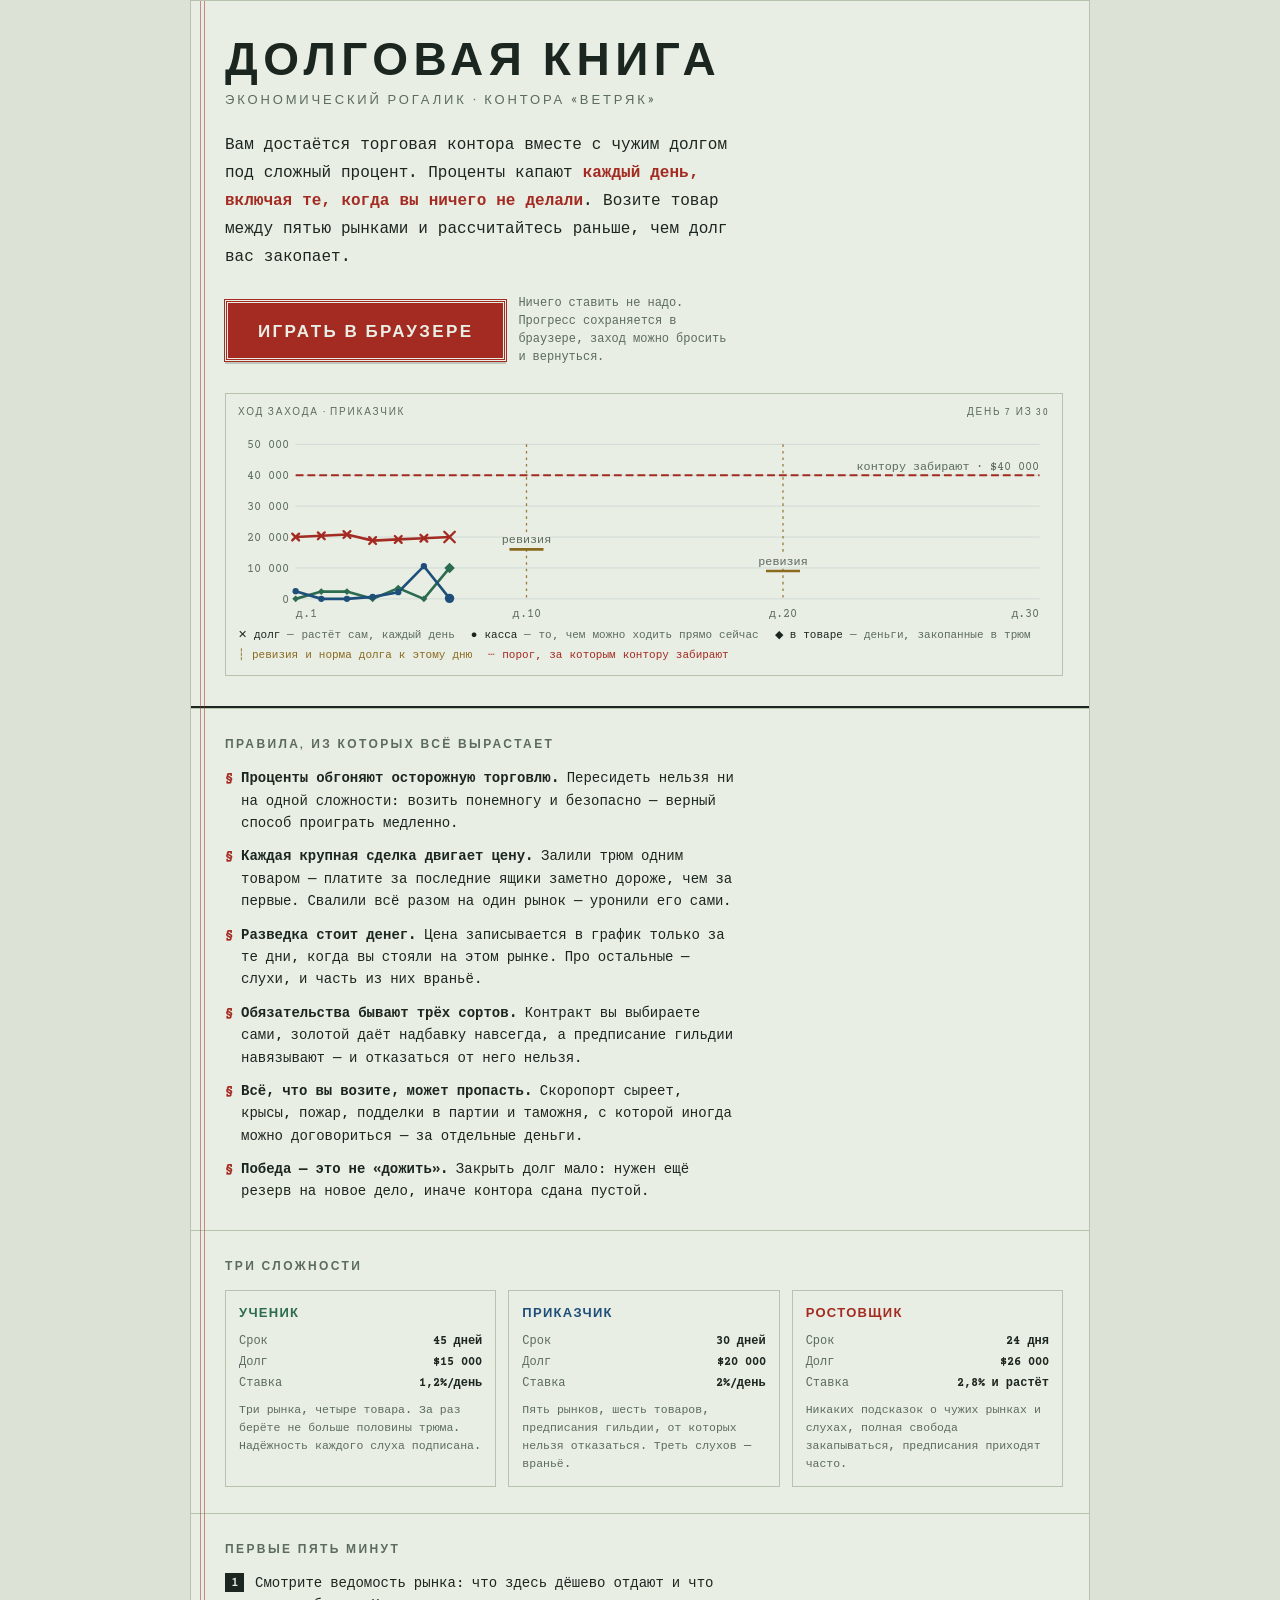
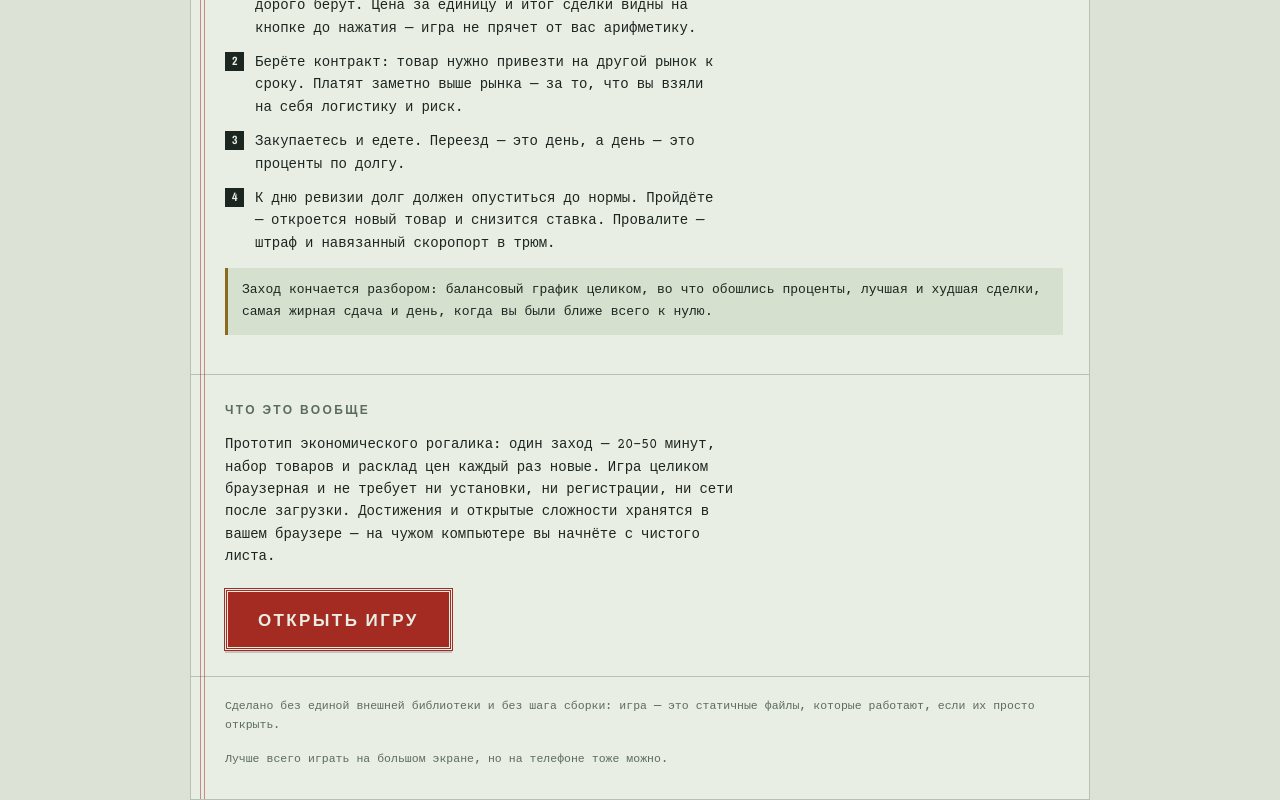
<file: index.html>
<!doctype html>
<html lang="ru">
<head>
<meta charset="utf-8">
<meta name="viewport" content="width=device-width, initial-scale=1">
<title>Долговая книга — экономический рогалик про долг под сложный процент</title>
<meta name="description" content="Вы приняли торговую контору вместе с долгом под сложный процент. Возите товар между пятью рынками и рассчитайтесь раньше, чем проценты вас закопают. Играется в браузере, один заход — 20–50 минут.">
<meta name="theme-color" content="#E9EEE4">
<meta property="og:type" content="website">
<meta property="og:title" content="Долговая книга">
<meta property="og:description" content="Экономический рогалик: торговая контора, долг под сложный процент и 24 дня, чтобы рассчитаться. Играется прямо в браузере.">
<meta property="og:image" content="https://skjztrnbdb-commits.github.io/dolgovaya-kniga-play/game/icons/cover.png">
<meta name="twitter:card" content="summary_large_image">
<meta name="twitter:image" content="https://skjztrnbdb-commits.github.io/dolgovaya-kniga-play/game/icons/cover.png">
<!-- Манифест игры: если «На экран «Домой»» нажали с этой страницы, ярлык всё
     равно должен открывать игру (start_url в манифесте ведёт в game/) -->
<link rel="manifest" href="game/manifest.webmanifest">
<link rel="apple-touch-icon" href="game/icons/icon-180.png">
<meta name="apple-mobile-web-app-title" content="Debt Ledger">
<link rel="icon" href="data:image/svg+xml,<svg xmlns='http://www.w3.org/2000/svg' viewBox='0 0 32 32'><rect width='32' height='32' fill='%23E9EEE4'/><text x='16' y='24' font-size='22' font-family='Georgia,serif' font-weight='700' text-anchor='middle' fill='%23A32B22'>%24</text></svg>">
<style>
@import url('https://fonts.googleapis.com/css2?family=Archivo+Narrow:wght@400;600;700&family=Courier+Prime:wght@400;700&display=swap');
:root{
  --paper:#E9EEE4; --band:#D5E0CE; --rule:#93AEBC;
  --ink:#1C2620; --ink-soft:#5C6B60;
  --debit:#A32B22; --credit:#1D4F7A; --edge:#B6C4AF; --up:#2C6B4F; --gold:#8A6A1F;
  --display:'Archivo Narrow','Arial Narrow',Helvetica,sans-serif;
  --mono:'Courier Prime',ui-monospace,'Courier New',monospace;
}
*{box-sizing:border-box}
body{margin:0;background:#DCE3D6;color:var(--ink);font-family:var(--mono);font-size:14px;line-height:1.6}
.wrap{max-width:900px;margin:0 auto;background:var(--paper);border:1px solid var(--edge);min-height:100vh;position:relative}
/* красная линейка поля, как в бухгалтерской книге — тот же приём, что в самой игре */
.wrap::before{content:"";position:absolute;left:9px;top:0;bottom:0;width:3px;
  border-left:1px solid rgba(163,43,34,.5);border-right:1px solid rgba(163,43,34,.5);pointer-events:none}
a{color:var(--credit)}
section{padding:26px 26px 26px 34px;border-top:1px solid var(--edge)}
h1,h2,h3{font-family:var(--display);text-transform:uppercase;letter-spacing:.12em;margin:0}

header{padding:34px 26px 30px 34px;border-bottom:2px solid var(--ink)}
h1{font-size:clamp(28px,7vw,46px);line-height:1;font-weight:700}
.sub{font-family:var(--display);font-size:clamp(11px,2.4vw,13px);letter-spacing:.22em;text-transform:uppercase;
  color:var(--ink-soft);margin-top:9px}
.lede{font-size:clamp(14px,2.6vw,16px);line-height:1.75;margin:20px 0 0;max-width:52ch}
.lede b{color:var(--debit)}

.cta{display:flex;flex-wrap:wrap;gap:12px;align-items:center;margin-top:24px}
.play{display:inline-block;font-family:var(--display);font-size:17px;font-weight:700;letter-spacing:.14em;
  text-transform:uppercase;text-decoration:none;color:var(--paper);background:var(--debit);
  border:3px double var(--paper);outline:1px solid var(--debit);padding:14px 30px;
  box-shadow:0 3px 0 rgba(28,38,32,.2);transition:transform .1s}
.play:hover{background:var(--ink);outline-color:var(--ink);transform:translateY(-1px)}
.play:active{transform:translateY(1px);box-shadow:0 1px 0 rgba(28,38,32,.2)}
.cta small{color:var(--ink-soft);font-size:12px;line-height:1.5;max-width:30ch}

.chart{margin-top:26px;border:1px solid var(--edge);background:var(--paper);padding:10px 12px 4px;position:relative}
.chart svg{width:100%;height:auto;display:block}
.chart .cap{font-family:var(--display);font-size:10px;letter-spacing:.18em;text-transform:uppercase;
  color:var(--ink-soft);display:flex;justify-content:space-between;gap:10px;flex-wrap:wrap;margin-bottom:6px}
.chart text{font-family:var(--mono);font-size:9px;fill:var(--ink-soft)}
.chart .grid{stroke:var(--rule);stroke-width:.5;opacity:.45}
.chart .road{fill:var(--gold)}
/* легенда под графиком — теми же значками, что и на самом графике: крест долг,
   круг касса, ромб товар. Иначе три линии различаются только цветом */
.key{display:flex;flex-wrap:wrap;gap:4px 16px;font-size:11px;color:var(--ink-soft);
  padding:6px 0 8px;line-height:1.4}
.key b{font-weight:400;color:var(--ink)}
/* штамп исхода: тот же приём, что в самой игре — оттиск поверх законченного захода */
.stamp{position:absolute;left:50%;top:52%;transform:translate(-50%,-50%) rotate(-6deg);
  font-family:var(--display);font-weight:700;font-size:clamp(18px,4vw,30px);letter-spacing:.14em;
  color:var(--debit);border:4px double var(--debit);background:rgba(233,238,228,.86);
  padding:7px 18px;white-space:nowrap;opacity:0;transition:opacity .25s;pointer-events:none}
.stamp.on{opacity:.92}
.stamp.win{color:var(--up);border-color:var(--up)}

h2{font-size:12px;letter-spacing:.2em;color:var(--ink-soft);font-weight:600;margin-bottom:14px}
.rules{list-style:none;margin:0;padding:0;display:grid;gap:11px}
.rules li{padding-left:16px;position:relative;max-width:64ch}
.rules li::before{content:"§";position:absolute;left:0;color:var(--debit);font-weight:700}
.rules b{color:var(--ink)}

.levels{display:grid;grid-template-columns:repeat(3,1fr);gap:12px}
.lv{border:1px solid var(--edge);padding:12px 13px;background:var(--paper)}
.lv h3{font-size:13px;letter-spacing:.1em;margin-bottom:8px}
.lv.e h3{color:var(--up)} .lv.n h3{color:var(--credit)} .lv.h h3{color:var(--debit)}
.lv dl{margin:0 0 9px;display:grid;grid-template-columns:auto auto;gap:2px 10px;font-size:12px}
.lv dt{color:var(--ink-soft)} .lv dd{margin:0;text-align:right;font-weight:700;font-variant-numeric:tabular-nums}
.lv p{margin:0;font-size:11.5px;line-height:1.55;color:var(--ink-soft)}

.steps{counter-reset:s;list-style:none;margin:0;padding:0;display:grid;gap:12px}
.steps li{padding-left:30px;position:relative;max-width:62ch}
.steps li::before{counter-increment:s;content:counter(s);position:absolute;left:0;top:0;
  font-family:var(--display);font-weight:700;font-size:12px;color:var(--paper);background:var(--ink);
  width:19px;height:19px;line-height:19px;text-align:center}

.note{background:var(--band);border-left:3px solid var(--gold);padding:12px 14px;font-size:13px;line-height:1.65}
footer{padding:20px 26px 30px 34px;border-top:1px solid var(--edge);color:var(--ink-soft);font-size:11.5px;line-height:1.7}
footer .again{margin-top:14px}
@media (max-width:640px){
  .levels{grid-template-columns:1fr}
  section{padding:20px 16px 20px 22px}
  header{padding:26px 16px 22px 22px}
  footer{padding:18px 16px 26px 22px}
}
</style>
</head>
<body>
<div class="wrap">

<header>
  <h1>Долговая книга</h1>
  <div class="sub">Экономический рогалик · контора «Ветряк»</div>
  <p class="lede">Вам достаётся торговая контора вместе с чужим долгом под сложный процент.
    Проценты капают <b>каждый день, включая те, когда вы ничего не делали</b>. Возите товар
    между пятью рынками и рассчитайтесь раньше, чем долг вас закопает.</p>

  <div class="cta">
    <a class="play" href="game/index.html">Играть в браузере</a>
    <small>Ничего ставить не надо. Прогресс сохраняется в браузере, заход можно бросить и вернуться.</small>
  </div>

  <div class="chart">
    <div class="cap"><span id="cap-title">Ход захода · Приказчик</span><span id="cap-day">заход идёт</span></div>
    <div id="live"><noscript>
      <p style="font-size:12px;margin:0 0 8px">Здесь показывается заход целиком: как растёт долг
        и что с ним делают касса и товар. Нужен включённый JavaScript — как и самой игре.</p>
    </noscript></div>
    <div class="key">
      <span><b>✕ долг</b> — растёт сам, каждый день</span>
      <span><b>● касса</b> — то, чем можно ходить прямо сейчас</span>
      <span><b>◆ в товаре</b> — деньги, закопанные в трюм</span>
      <span style="color:var(--gold)">┆ ревизия и норма долга к этому дню</span>
      <span style="color:var(--debit)">┄ порог, за которым контору забирают</span>
    </div>
    <div class="stamp" id="stamp"></div>
  </div>
</header>

<section>
  <h2>Правила, из которых всё вырастает</h2>
  <ul class="rules">
    <li><b>Проценты обгоняют осторожную торговлю.</b> Пересидеть нельзя ни на одной сложности:
      возить понемногу и безопасно — верный способ проиграть медленно.</li>
    <li><b>Каждая крупная сделка двигает цену.</b> Залили трюм одним товаром — платите за
      последние ящики заметно дороже, чем за первые. Свалили всё разом на один рынок — уронили его сами.</li>
    <li><b>Разведка стоит денег.</b> Цена записывается в график только за те дни, когда вы стояли
      на этом рынке. Про остальные — слухи, и часть из них враньё.</li>
    <li><b>Обязательства бывают трёх сортов.</b> Контракт вы выбираете сами, золотой даёт надбавку
      навсегда, а предписание гильдии навязывают — и отказаться от него нельзя.</li>
    <li><b>Всё, что вы возите, может пропасть.</b> Скоропорт сыреет, крысы, пожар, подделки в партии
      и таможня, с которой иногда можно договориться — за отдельные деньги.</li>
    <li><b>Победа — это не «дожить».</b> Закрыть долг мало: нужен ещё резерв на новое дело,
      иначе контора сдана пустой.</li>
  </ul>
</section>

<section>
  <h2>Три сложности</h2>
  <div class="levels">
    <div class="lv e">
      <h3>Ученик</h3>
      <dl><dt>Срок</dt><dd>45 дней</dd><dt>Долг</dt><dd>$15 000</dd><dt>Ставка</dt><dd>1,2%/день</dd></dl>
      <p>Три рынка, четыре товара. За раз берёте не больше половины трюма. Надёжность каждого слуха подписана.</p>
    </div>
    <div class="lv n">
      <h3>Приказчик</h3>
      <dl><dt>Срок</dt><dd>30 дней</dd><dt>Долг</dt><dd>$20 000</dd><dt>Ставка</dt><dd>2%/день</dd></dl>
      <p>Пять рынков, шесть товаров, предписания гильдии, от которых нельзя отказаться. Треть слухов — враньё.</p>
    </div>
    <div class="lv h">
      <h3>Ростовщик</h3>
      <dl><dt>Срок</dt><dd>24 дня</dd><dt>Долг</dt><dd>$26 000</dd><dt>Ставка</dt><dd>2,8% и растёт</dd></dl>
      <p>Никаких подсказок о чужих рынках и слухах, полная свобода закапываться, предписания приходят часто.</p>
    </div>
  </div>
</section>

<section>
  <h2>Первые пять минут</h2>
  <ol class="steps">
    <li>Смотрите ведомость рынка: что здесь дёшево отдают и что дорого берут. Цена за единицу
      и итог сделки видны на кнопке до нажатия — игра не прячет от вас арифметику.</li>
    <li>Берёте контракт: товар нужно привезти на другой рынок к сроку. Платят заметно выше рынка —
      за то, что вы взяли на себя логистику и риск.</li>
    <li>Закупаетесь и едете. Переезд — это день, а день — это проценты по долгу.</li>
    <li>К дню ревизии долг должен опуститься до нормы. Пройдёте — откроется новый товар
      и снизится ставка. Провалите — штраф и навязанный скоропорт в трюм.</li>
  </ol>
  <p class="note">Заход кончается разбором: балансовый график целиком, во что обошлись проценты,
    лучшая и худшая сделки, самая жирная сдача и день, когда вы были ближе всего к нулю.</p>
</section>

<section>
  <h2>Что это вообще</h2>
  <p style="margin:0;max-width:64ch">Прототип экономического рогалика: один заход — 20–50 минут,
    набор товаров и расклад цен каждый раз новые. Игра целиком браузерная и не требует
    ни установки, ни регистрации, ни сети после загрузки. Достижения и открытые сложности
    хранятся в вашем браузере — на чужом компьютере вы начнёте с чистого листа.</p>
  <div class="cta" style="margin-top:20px">
    <a class="play" href="game/index.html">Открыть игру</a>
  </div>
</section>

<footer>
  Сделано без единой внешней библиотеки и без шага сборки: игра — это статичные файлы,
  которые работают, если их просто открыть.
  <div class="again">Лучше всего играть на большом экране, но на телефоне тоже можно.</div>
</footer>

</div>

<script>
/* Живой заход на витрине.
   Рисованная картинка не отвечала на вопрос «а что вообще происходит в игре»,
   поэтому здесь крутится настоящая симуляция: тот же расклад, что у «Приказчика»
   (30 дней, долг $20 000, ставка 2% в день, порог $40 000, ревизии на 10-й и 20-й
   день), тот же язык графика, что в самой игре — крест долг, круг касса, ромб товар,
   пунктир порога и планки норм. Каждый заход кончается своим исходом и начинается
   заново, поэтому за минуту перед глазами проходит и выигранный, и проигранный.
   Ноль зависимостей, как и вся остальная игра. */
(function(){
  // Потолок оси задан раз и навсегда: график не должен «дышать» от захода к заходу,
  // иначе одни и те же деньги оказываются то у верхнего края, то у нижнего, и глазу
  // не за что зацепиться. Симуляция под этот потолок и подогнана — см. run().
  var P={days:30,debt:20000,cash:2500,rate:.02,call:40000,checks:[[10,.8],[20,.45]],top:50000};
  var live=document.getElementById('live'),stamp=document.getElementById('stamp'),
      capDay=document.getElementById('cap-day');
  if(!live)return;
  var still=window.matchMedia&&window.matchMedia('(prefers-reduced-motion: reduce)').matches;

  // Один заход целиком, день за днём. Правила намеренно те же, что в игре: проценты
  // капают всегда, деньги перекладываются из кассы в товар и обратно, переезд стоит
  // денег. luck — «как пошла торговля»: от него зависит, выиграет заход или нет.
  // Симуляция нарочно простая: показать, что происходит с деньгами, а не воспроизвести
  // игру. Правила ровно четыре — проценты капают, деньги ходят из кассы в товар и обратно,
  // иногда закрывается контракт, иногда приходится занимать. Всё зажато в потолок оси
  // (заём не поднимает долг выше 38k, касса выше 22k сразу уходит кредитору), поэтому
  // ни одна линия никогда не вылезает за кадр. Коэффициенты подобраны прогоном
  // в полторы тысячи симуляций: примерно 40% заходов кончаются «погашено», 38%
  // банкротством по сроку и 22% тем, что долг пробил порог. Витрина, где всегда
  // выигрывают, врёт про игру ровно так же, как та, где всегда проигрывают.
  function run(){
    var luck=.87+Math.random()*.42,cash=P.cash,debt=P.debt,inv=0,pts=[],end=null;
    for(var d=1;d<=P.days;d++){
      pts.push({d:d,cash:Math.round(cash),debt:Math.round(debt),inv:Math.round(inv)});
      if(debt<=0){end={win:1,txt:'ПОГАШЕНО',day:d};break}
      if(debt>P.call){end={win:0,txt:'КОНТОРУ ЗАБРАЛИ',day:d};break}
      debt*=1+P.rate;
      if(Math.random()<.18)cash+=2300+Math.random()*3600;  // закрыли контракт
      if(cash<1200&&d<P.days*.7&&Math.random()<.5){        // заняли у кредитора
        var b=Math.min(6000+Math.random()*9000,41500-debt);
        if(b>0){cash+=b;debt+=b}
      }
      if(inv>0&&(Math.random()<.55||d===P.days)){          // продали привезённое
        cash+=inv*(.85+Math.random()*.70*luck);inv=0;
      }else if(cash>800){                                  // закупились и повезли
        var spend=Math.min(cash*(.5+Math.random()*.45),25000-inv);
        if(spend>0){inv+=spend;cash-=spend}
      }
      if(cash>2500&&(cash>22000||Math.random()<.55)){      // внесли кредитору
        var pay=Math.min(cash*(.5+Math.random()*.5),debt);cash-=pay;debt-=pay;
      }
      cash=Math.max(0,cash-250-Math.random()*260);         // фрахт и сборы
      if(debt<0)debt=0;
    }
    if(!end)end=debt<=0?{win:1,txt:'ПОГАШЕНО',day:P.days}:{win:0,txt:'БАНКРОТ',day:P.days};
    return{pts:pts,end:end};
  }

  var W=620,H=150,PL=44,PR=8,PT=14,PB=18;
  function svg(pts,n){
    // потолок оси постоянный: ни от кадра к кадру, ни от захода к заходу сетка
    // не двигается. Симуляция гарантирует, что линии в него укладываются
    var top=P.top,show=pts.slice(0,n),i,p,s='';
    var X=function(d){return PL+(d-1)/(P.days-1)*(W-PL-PR)};
    var Y=function(v){return PT+(1-Math.max(0,v)/top)*(H-PT-PB)};
    for(var v=0;v<=top+1;v+=1e4){
      var y=Y(v);
      s+='<line class="grid" x1="'+PL+'" y1="'+y+'" x2="'+(W-PR)+'" y2="'+y+'"/>'+
         '<text x="'+(PL-5)+'" y="'+(y+3)+'" text-anchor="end">'+v.toLocaleString('ru-RU')+'</text>';
    }
    P.checks.forEach(function(c){                        // ревизии: вертикаль и планка нормы
      var x=X(c[0]),ly=Y(P.debt*c[1]);
      // подпись на подложке цвета бумаги — иначе она теряется на линии сетки
      // или на пунктире (та же беда была на графике в самой игре)
      s+='<line x1="'+x+'" y1="'+PT+'" x2="'+x+'" y2="'+(H-PB)+'" stroke="#8A6A1F" stroke-width="1" stroke-dasharray="2 3" opacity=".85"/>'+
         '<line x1="'+(x-13)+'" y1="'+ly+'" x2="'+(x+13)+'" y2="'+ly+'" stroke="#8A6A1F" stroke-width="2"/>'+
         '<rect x="'+(x-17)+'" y="'+(ly-13)+'" width="34" height="10" fill="#E9EEE4" opacity=".95"/>'+
         '<text x="'+x+'" y="'+(ly-5)+'" text-anchor="middle" fill="#8A6A1F">ревизия</text>';
    });
    var yc=Y(P.call);                                     // порог кредитора
    s+='<line x1="'+PL+'" y1="'+yc+'" x2="'+(W-PR)+'" y2="'+yc+'" stroke="#A32B22" stroke-width="1.4" stroke-dasharray="6 3"/>'+
       '<text x="'+(W-PR)+'" y="'+(yc-4)+'" text-anchor="end" fill="#A32B22">контору забирают · $40 000</text>';
    var line=function(k){return show.map(function(p,i){return (i?'L':'M')+X(p.d)+' '+Y(p[k])}).join(' ')};
    s+='<path d="'+line('debt')+'" fill="none" stroke="#A32B22" stroke-width="2"/>'+
       '<path d="'+line('inv')+'" fill="none" stroke="#2C6B4F" stroke-width="2"/>'+
       '<path d="'+line('cash')+'" fill="none" stroke="#1D4F7A" stroke-width="2"/>';
    for(i=0;i<show.length;i++){
      p=show[i];var cur=i===show.length-1,x=X(p.d),r=cur?4:2.6;
      s+='<g stroke="#A32B22" stroke-width="1.8" stroke-linecap="round">'+
           '<line x1="'+(x-r)+'" y1="'+(Y(p.debt)-r)+'" x2="'+(x+r)+'" y2="'+(Y(p.debt)+r)+'"/>'+
           '<line x1="'+(x-r)+'" y1="'+(Y(p.debt)+r)+'" x2="'+(x+r)+'" y2="'+(Y(p.debt)-r)+'"/></g>'+
         '<polygon points="'+x+','+(Y(p.inv)-r)+' '+(x+r)+','+Y(p.inv)+' '+x+','+(Y(p.inv)+r)+' '+(x-r)+','+Y(p.inv)+'" fill="#2C6B4F"/>'+
         '<circle cx="'+x+'" cy="'+Y(p.cash)+'" r="'+(cur?3.6:2.4)+'" fill="#1D4F7A"/>';
    }
    [1,10,20,P.days].forEach(function(d){
      // последний день прижимаем к правому краю: по центру половина подписи ушла бы за поле
      s+='<text x="'+X(d)+'" y="'+(H-4)+'" text-anchor="'+(d===P.days?'end':d===1?'start':'middle')+'">д.'+d+'</text>';
    });
    return '<svg viewBox="0 0 '+W+' '+H+'" xmlns="http://www.w3.org/2000/svg" role="img" aria-label="'+
      'Заход целиком: линия долга, линия кассы и линия денег в товаре по дням">'+s+'</svg>';
  }

  var cur=run(),shown=0,timer=null;
  function frame(){
    // вкладка не видна — не жжём батарею: гасим таймер совсем, а не крутим его вхолостую;
    // обратно его заведёт обработчик visibilitychange
    if(document.hidden){clearInterval(timer);timer=null;return}
    shown++;
    live.innerHTML=svg(cur.pts,shown);
    capDay.textContent='день '+cur.pts[Math.min(shown,cur.pts.length)-1].d+' из '+P.days;
    if(shown>=cur.pts.length){
      clearInterval(timer);timer=null;
      stamp.textContent=cur.end.txt;
      stamp.className='stamp on'+(cur.end.win?' win':'');
      capDay.textContent=cur.end.win?'долг закрыт':'заход проигран';
      if(!still)setTimeout(function(){
        stamp.className='stamp';
        setTimeout(start,400);
      },2600);
    }
  }
  function start(){
    cur=run();shown=0;
    if(still){live.innerHTML=svg(cur.pts,cur.pts.length);  // «поменьше движения» — один готовый заход
      stamp.textContent=cur.end.txt;stamp.className='stamp on'+(cur.end.win?' win':'');
      capDay.textContent=cur.end.win?'долг закрыт':'заход проигран';return}
    live.innerHTML=svg(cur.pts,1);
    timer=setInterval(frame,170);
  }
  document.addEventListener('visibilitychange',function(){
    if(!document.hidden&&!timer&&!still&&shown<cur.pts.length)timer=setInterval(frame,170);
  });
  start();
  // Тот же приём, что и в самой игре (window.__DK_TEST__ в game/js/main.js): наружу
  // торчит ручка, чтобы симуляцию можно было прогнать и проверить, а не смотреть
  // на неё глазами и надеяться. На посетителя страницы никак не влияет.
  window.__DK_SIM__={run:run,P:P};
})();
</script>
</body>
</html>
</file>
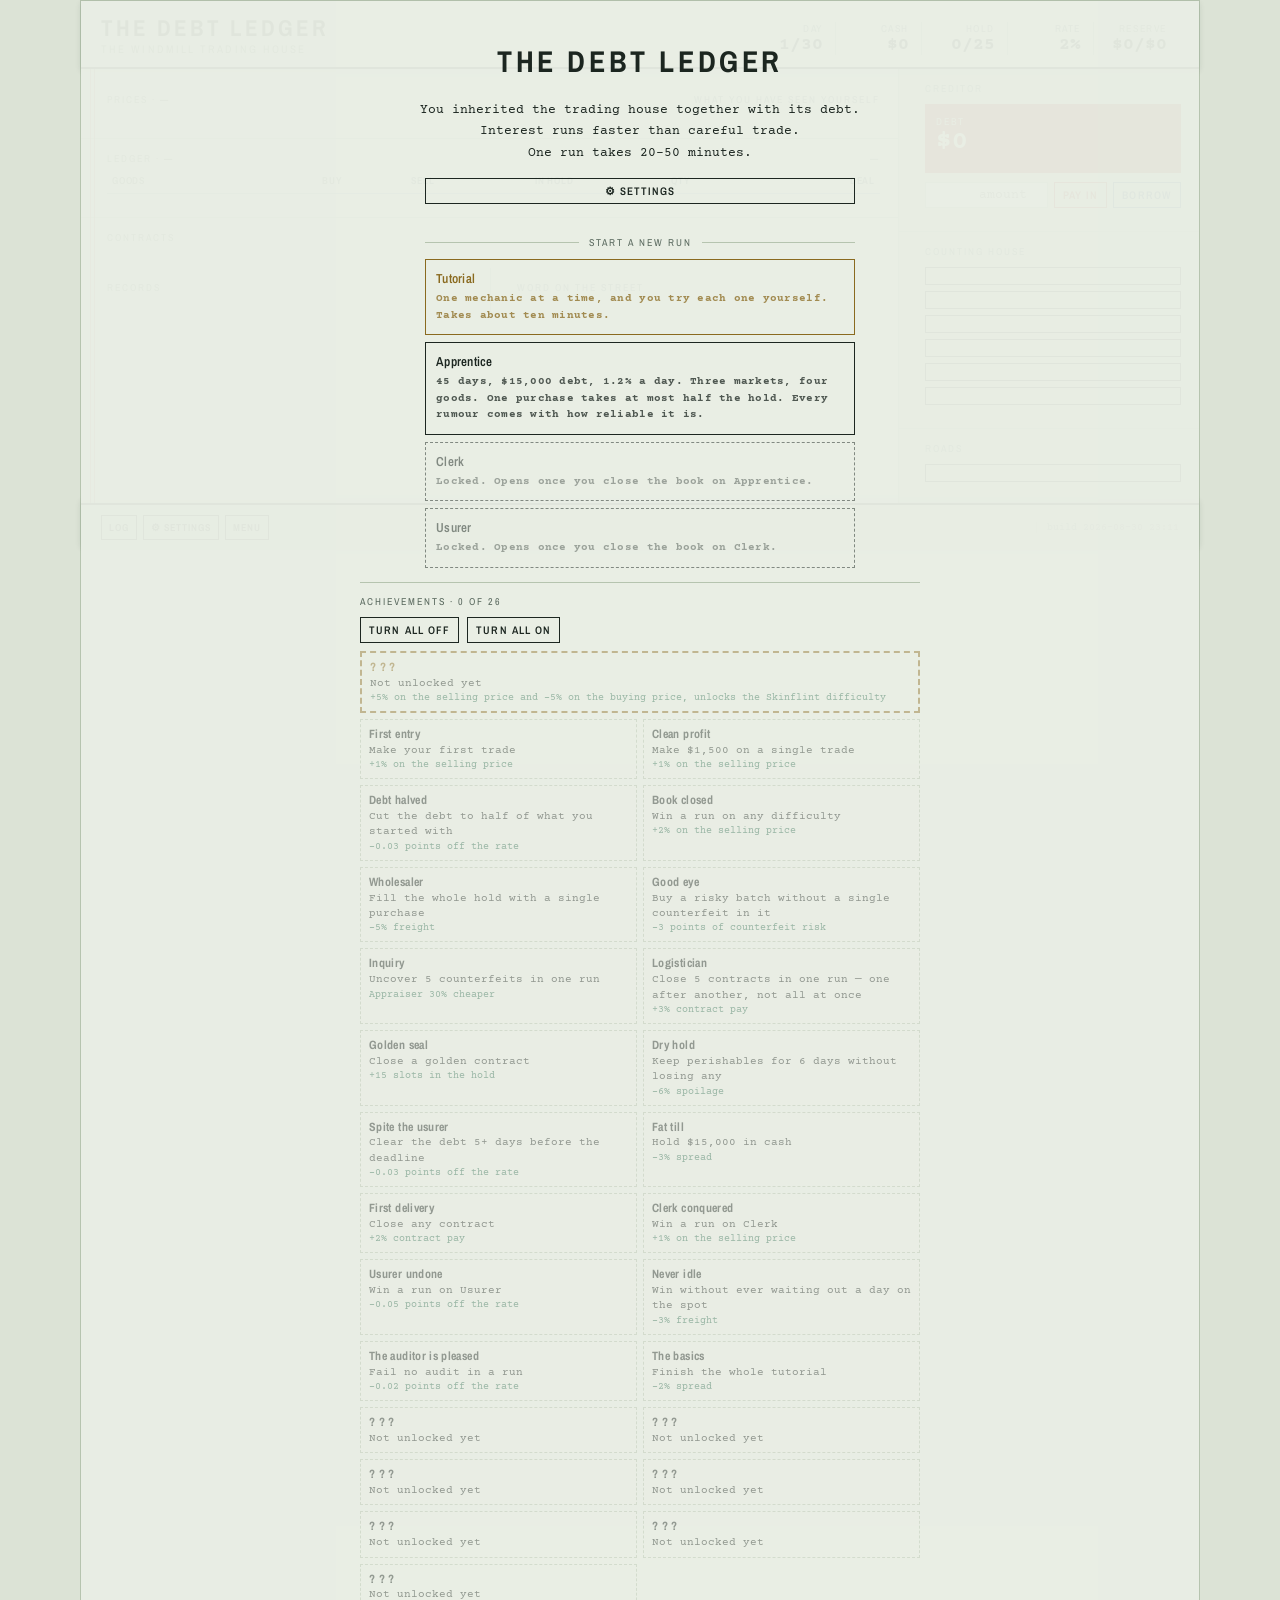
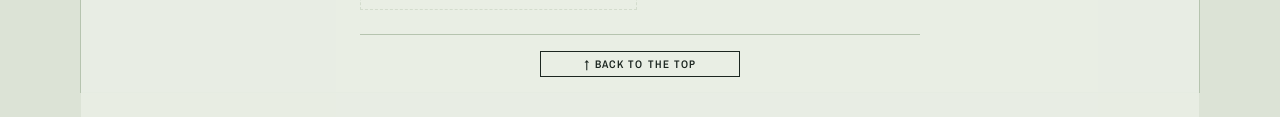
<file: game/index.html>
<!doctype html>
<html lang="en">
<head>
<meta charset="utf-8">
<!-- viewport-fit=cover — под вырезы и «чёлки»: игра занимает весь экран телефона,
     а безопасные отступы берём в CSS через env(safe-area-inset-*) -->
<meta name="viewport" content="width=device-width, initial-scale=1, viewport-fit=cover">
<title>The Debt Ledger</title>
<meta name="description" content="An economic roguelike: you inherit a trading house together with its debt at compound interest. Haul goods between five markets and pay it off before the interest buries you. One run takes 20-50 minutes.">
<meta name="theme-color" content="#E9EEE4">
<!-- Карточка ссылки. Без неё игра, брошенная ссылкой в ленту или в чат,
     показывается голой строкой без картинки — а страница itch с такой же
     ссылкой показывается большой обложкой. Разница между «видно» и «промотали».
     Адрес обложки абсолютный: относительный подхватывают не все сборщики. -->
<meta property="og:type" content="website">
<meta property="og:title" content="The Debt Ledger">
<meta property="og:description" content="You inherited a trading house — and its debt at 2% a day. 30 days to pay it off. One run, 20-50 min.">
<meta property="og:image" content="https://skjztrnbdb-commits.github.io/dolgovaya-kniga-play/game/icons/cover.png">
<meta name="twitter:card" content="summary_large_image">
<meta name="twitter:image" content="https://skjztrnbdb-commits.github.io/dolgovaya-kniga-play/game/icons/cover.png">
<meta name="color-scheme" content="light">
<!-- Домашний экран телефона. Safari: «Поделиться» → «На экран «Домой»» —
     и игра открывается без адресной строки и панели браузера, на весь экран
     (это примерно полторы карточки товара сверху и снизу). Манифест нужен и
     Android-браузерам; iOS читает из него имя и иконку, остальное берёт
     из apple-*-мет. Никакого сервис-воркера здесь нет: офлайн игра не работает,
     и это осознанно — кэширующий воркер прежде всего научился бы отдавать
     старую сборку, а мы на этом уже обжигались (см. docs/HISTORY.md, log-8). -->
<link rel="manifest" href="manifest.webmanifest">
<link rel="apple-touch-icon" href="icons/icon-180.png">
<meta name="mobile-web-app-capable" content="yes">
<meta name="apple-mobile-web-app-capable" content="yes">
<meta name="apple-mobile-web-app-status-bar-style" content="default">
<meta name="apple-mobile-web-app-title" content="Debt Ledger">
<link rel="icon" href="data:image/svg+xml,<svg xmlns='http://www.w3.org/2000/svg' viewBox='0 0 32 32'><rect width='32' height='32' fill='%23E9EEE4'/><text x='16' y='24' font-size='22' font-family='Georgia,serif' font-weight='700' text-anchor='middle' fill='%23A32B22'>%24</text></svg>">
<!-- Шрифты подключены ссылкой, а не @import из style.css: @import находят только
     после того, как CSS скачан и разобран, то есть загрузка шрифтов начинается
     вторым кругом. На itch.io игра открывается в iframe и грузится с чужого домена,
     лишний круг там заметен. preconnect — чтобы соединение с доменом шрифтов
     устанавливалось параллельно, а не после. Если шрифты не приехали вовсе
     (нет сети, блокировка), игра работает: в style.css у обоих семейств
     прописаны системные запасные. -->
<link rel="preconnect" href="https://fonts.googleapis.com">
<link rel="preconnect" href="https://fonts.gstatic.com" crossorigin>
<link rel="stylesheet" href="https://fonts.googleapis.com/css2?family=Archivo+Narrow:wght@400;600;700&family=Courier+Prime:wght@400;700&display=swap">
<link rel="stylesheet" href="style.css">
</head>
<body>
<!-- Разметка написана по-английски: английский — язык по умолчанию (см. lang.js),
     и до того, как отработает applyLang(), игрок видит именно её. Русский приезжает
     из lang-ru.js через data-t. -->
<div class="dk-root" id="root">
  <div class="dk-head">
    <div class="dk-title"><span data-t="ui.title">The Debt Ledger</span><small id="sub" data-t="ui.house">the Windmill trading house</small></div>
    <div class="dk-stats">
      <div class="dk-stat" data-st="day"><span class="k" data-t="ui.day">Day</span><span class="v" id="s-day">1/30</span></div>
      <div class="dk-stat" data-st="cash"><span class="k" data-t="ui.cash">Cash</span><span class="v" id="s-cash">$0</span></div>
      <div class="dk-stat" data-st="hold"><span class="k" data-t="ui.hold">Hold</span><span class="v" id="s-cap">0/25</span></div>
      <div class="dk-stat" data-st="rate"><span class="k" data-t="ui.rate">Rate</span><span class="v" id="s-rate">2%</span></div>
      <div class="dk-stat" data-st="reserve"><span class="k" data-t="ui.reserve">Reserve</span><span class="v" id="s-reserve">$0/$0</span></div>
    </div>
  </div>

  <div class="dk-body">
    <div class="dk-main">
      <div class="dk-tickwrap"><div class="dk-ticker" id="ticker" style="display:none"><div class="tick-track" id="tick-track"></div></div></div>
      <div class="dk-section" data-sec="chart">
        <div class="dk-legend"><span><span id="chart-title" data-t="ui.chartPrices">Prices</span> · <em id="chart-good">—</em></span><span id="chart-note" data-t="ui.byObservations">what you have seen yourself</span></div>
        <div class="chart-tabs" id="chart-tabs"></div>
        <div id="chart"></div>
        <div class="chart-key" id="chart-key"></div>
      </div>
      <div class="dk-section" data-sec="ledger">
        <div class="dk-legend"><span><span data-t="ui.ledger">Ledger</span> · <em id="mkt-name">—</em></span><span id="mkt-day">—</span></div>
        <table class="dk-tbl">
          <colgroup><col style="width:19%"><col style="width:12%"><col style="width:12%">
            <col style="width:18%"><col style="width:15%"><col style="width:24%"></colgroup>
          <thead><tr><th data-t="ui.colGood">Goods</th><th data-t="ui.colBuy">Buy</th><th data-t="ui.colSell">Sell</th><th data-t="ui.colHold">In hold</th><th data-t="ui.colQty">Qty</th><th data-t="ui.colDeal">Deal</th></tr></thead>
          <tbody id="rows"></tbody>
        </table>
        <div class="dk-foot-note" id="tbl-note"></div>
      </div>
      <div class="dk-section dk-duty-sec" id="duty-sec" data-sec="duty" style="display:none">
        <div class="dk-legend"><span data-t="ui.dutySec">Guild order</span><span id="d-count"></span></div>
        <div id="duties"></div>
      </div>
      <div class="dk-section" data-sec="contracts">
        <div class="dk-legend"><span data-t="ui.contracts">Contracts</span><span id="c-count"></span></div>
        <div id="contracts"></div>
      </div>
      <div class="dk-two" data-sec="log">
        <div><div class="dk-legend"><span data-t="ui.records">Records</span></div><div class="dk-log" id="log"></div></div>
        <div><div class="dk-legend"><span data-t="ui.rumours">Word on the street</span><span id="rum-new"></span></div><div class="dk-log" id="rumours"></div></div>
      </div>
    </div>

    <div class="dk-side">
      <div class="dk-section" data-sec="debt">
        <div class="dk-legend"><span data-t="ui.creditor">Creditor</span></div>
        <div class="dk-debt" id="debt-panel"><div class="n"><span data-t="ui.debt">Debt</span><span id="rate2"></span></div>
          <div class="v" id="s-debt">$0</div><div class="s" id="s-int"></div></div>
        <div class="dk-bank">
          <input type="number" id="bank-amt" min="0" step="500" placeholder="amount" data-ph="ui.sumHint">
          <button id="repay" class="sell" data-t="ui.repay">Pay in</button>
          <button id="borrow" class="buy" data-t="ui.borrow">Borrow</button>
        </div>
        <div class="dk-alert" id="bank-alert"></div>
        <div class="dk-note" id="bank-note"></div>
        <button class="wide" id="close-book" style="display:none" data-t="ui.closeBook">Close the book early</button>
      </div>
      <div class="dk-section" data-sec="office">
        <div class="dk-legend"><span data-t="ui.office">Counting house</span></div>
        <button class="wide" id="upgrade"></button>
        <button class="wide" id="road"></button>
        <button class="wide" id="horses"></button>
        <button class="wide" id="tar"></button>
        <button class="wide" id="appraise"></button>
        <button class="wide" id="insure"></button>
        <div class="dk-note" id="boosts"></div>
      </div>
      <div class="dk-section" data-sec="roads">
        <div class="dk-legend"><span data-t="ui.roads">Roads</span></div>
        <div id="here"></div>
        <div id="map"></div>
        <div class="dk-dir" id="dir"></div>
        <div id="markets"></div>
        <button class="wide" id="wait"></button>
      </div>
    </div>
  </div>

  <div class="dk-foot">
    <button id="export" data-t="ui.logBtn">Log</button>
    <button id="settings" data-t="ui.settingsBtn">⚙ Settings</button>
    <button id="restart" data-t="ui.menuBtn">Menu</button>
    <span class="sp" id="tel-count"></span>
    <span class="build" id="build">build</span>
  </div>
</div>

<!-- Только вертикальный вид (решение Сергея, 21.08): играть с повёрнутым экраном
     неудобно никому, а лежачая ориентация ещё и отпугивает — часть игроков просто
     не ставит такие игры. Поэтому в альбомной ориентации на телефоне игра не
     подстраивается под неё, а просит повернуть обратно. Чистый CSS, без скриптов:
     работает и до того, как что-то загрузится. -->
<div class="dk-rotate" id="rotate">
  <svg viewBox="0 0 120 100" width="120" height="100" aria-hidden="true">
    <rect x="34" y="8" width="52" height="84" rx="7" fill="none" stroke="currentColor" stroke-width="3"/>
    <line x1="52" y1="18" x2="68" y2="18" stroke="currentColor" stroke-width="3" stroke-linecap="round"/>
    <circle cx="60" cy="83" r="3" fill="currentColor"/>
    <path d="M18 58 A34 34 0 0 1 30 32" fill="none" stroke="currentColor" stroke-width="3" stroke-linecap="round"/>
    <path d="M24 30 L31 31 L30 38" fill="none" stroke="currentColor" stroke-width="3" stroke-linecap="round" stroke-linejoin="round"/>
    <path d="M102 42 A34 34 0 0 1 90 68" fill="none" stroke="currentColor" stroke-width="3" stroke-linecap="round"/>
    <path d="M96 70 L89 69 L90 62" fill="none" stroke="currentColor" stroke-width="3" stroke-linecap="round" stroke-linejoin="round"/>
  </svg>
  <h2 data-t="ui.rotateTitle">Turn your phone upright</h2>
  <p data-t="ui.rotateText">The Debt Ledger is played standing up — that is how ledgers are kept.</p>
</div>

<!-- Игра целиком на JavaScript: если он выключен, экран останется пустой разметкой
     без единого объяснения. На itch.io это ещё вероятнее, чем на своей странице:
     туда заходят с чужих устройств и из встроенных браузеров. -->
<noscript>
  <div class="dk-noscript">
    <h2>The Debt Ledger needs JavaScript</h2>
    <p>The game runs entirely in your browser — no server, no accounts. Turn JavaScript on for this page and reload.</p>
  </div>
</noscript>

<script src="js/data.js"></script>
<script src="js/lang-ru.js"></script>
<script src="js/lang-en.js"></script>
<script src="js/lang.js"></script>
<script src="js/state.js"></script>
<script src="js/ui.js"></script>
<script src="js/telemetry.js"></script>
<script src="js/economy.js"></script>
<script src="js/contracts.js"></script>
<script src="js/world.js"></script>
<script src="js/trading.js"></script>
<script src="js/render.js"></script>
<script src="js/render-phone.js"></script>
<script src="js/tutorial.js"></script>
<script src="js/tutorial-ui.js"></script>
<script src="js/main.js"></script>
</body>
</html>
</file>
<file: game/style.css>
/* Шрифты подключены не отсюда, а ссылкой в index.html: @import браузер находит
   только после того, как скачает и разберёт этот файл, то есть шрифты начинают
   грузиться вторым кругом. Семейства те же — Archivo Narrow и Courier Prime,
   у обоих в переменных ниже прописаны системные запасные, так что без сети
   игра просто выглядит проще. */
:root{
  --paper:#E9EEE4; --band:#D5E0CE; --rule:#93AEBC;
  --ink:#1C2620; --ink-soft:#5C6B60;
  --debit:#A32B22; --credit:#1D4F7A; --edge:#B6C4AF; --up:#2C6B4F; --gold:#8A6A1F;
  --display:'Archivo Narrow','Arial Narrow',Helvetica,sans-serif;
  --mono:'Courier Prime',ui-monospace,'Courier New',monospace;
}
*{box-sizing:border-box}
/* Правила для страницы целиком. Их не было вовсе: браузер добавлял свои 8px полей,
   и вокруг «бумаги» шла чужая белая рамка. На itch.io игра живёт внутри iframe
   ровно заданного размера, и те же 8px дают там лишнюю полосу прокрутки.
   overscroll-behavior — чтобы докрученный до конца список не тянул за собой
   страницу (внутри iframe это выглядит как дёрганье игры), а на телефоне
   не срабатывало обновление жестом вниз посреди захода.
   padding-bottom с env() — под «домашнюю полоску» айфона: в полноэкранном
   режиме (кнопка на itch.io) подвал иначе уезжает под неё. */
html{-webkit-text-size-adjust:100%}
body{margin:0;background:#DCE3D6;overscroll-behavior-y:contain;padding-bottom:env(safe-area-inset-bottom,0px)}
.dk-root{font-family:var(--mono);color:var(--ink);background:var(--paper);max-width:1120px;margin:0 auto;border:1px solid var(--edge);position:relative;min-height:100vh;-webkit-tap-highlight-color:rgba(28,38,32,.08)}
/* Двойной тап по кнопке на телефоне иначе зумит страницу вместо второго нажатия */
button,.dk-tbl tbody tr{touch-action:manipulation}
/* Экран для выключенного JavaScript (<noscript> в index.html) */
.dk-noscript{max-width:640px;margin:0 auto;padding:40px 26px;text-align:center;color:var(--ink)}
.dk-noscript h2{font-family:var(--display);text-transform:uppercase;letter-spacing:.12em;font-size:18px;margin:0 0 12px}
.dk-noscript p{font-size:13px;line-height:1.7;margin:0}
.dk-root :focus-visible{outline:2px solid var(--credit);outline-offset:2px}

.dk-head{display:flex;flex-wrap:wrap;align-items:flex-end;gap:6px 18px;padding:15px 20px 12px;border-bottom:2px solid var(--ink);position:sticky;top:0;z-index:8;background:var(--paper);box-shadow:0 2px 6px rgba(28,38,32,.12)}
.dk-title{font-family:var(--display);font-weight:700;font-size:23px;letter-spacing:.13em;text-transform:uppercase;line-height:1;margin-right:auto}
.dk-title small{display:block;font-weight:400;font-size:11px;letter-spacing:.19em;color:var(--ink-soft);margin-top:5px}
.dk-stats{display:flex;flex-wrap:wrap}
.dk-stat{padding:0 12px;border-left:1px solid var(--edge);text-align:right;min-width:86px}
.dk-stat:first-child{border-left:0}
.dk-stat .k{font-family:var(--display);font-size:10px;letter-spacing:.16em;text-transform:uppercase;color:var(--ink-soft);display:block}
.dk-stat .v{font-size:18px;font-weight:700;font-variant-numeric:tabular-nums;white-space:nowrap}
.dk-stat .v.warn{color:var(--debit)}

.dk-body{display:grid;grid-template-columns:1fr 300px}
/* min-width:0 обязателен: у ячейки грида минимальная ширина по умолчанию равна
   min-content, а бегущая строка новостей — одна длинная строка без переносов
   (white-space:nowrap). Без этого она растягивала колонку на всю свою длину,
   и вся страница уезжала за правый край — и на десктопе, и на телефоне
   (поймано Сергеем 21.08 на живой сборке). overflow:hidden у самой ленты
   от этого не спасает: он обрезает картинку, но не отменяет вклад в min-content. */
.dk-main,.dk-side{min-width:0}
.dk-main{border-right:1px solid var(--edge);position:relative}
.dk-main::before{content:"";position:absolute;left:9px;top:0;bottom:0;width:3px;border-left:1px solid rgba(163,43,34,.5);border-right:1px solid rgba(163,43,34,.5);pointer-events:none}
.dk-section{padding:13px 18px 15px 26px}
.dk-section + .dk-section{border-top:1px solid var(--edge)}
.dk-legend{font-family:var(--display);font-size:10px;letter-spacing:.2em;text-transform:uppercase;color:var(--ink-soft);margin:0 0 9px;display:flex;justify-content:space-between;gap:12px;align-items:baseline}
.dk-legend em{font-style:normal;color:var(--ink);letter-spacing:.08em}
.dk-legend .new{color:var(--debit);font-weight:700}
.dk-foot-note{font-size:11px;color:var(--ink-soft);margin-top:8px;line-height:1.5}
.dk-two{display:grid;grid-template-columns:1fr 1fr}
.dk-two > div{padding:13px 18px 15px 26px}
.dk-two > div + div{border-left:1px solid var(--edge)}

table.dk-tbl{width:100%;border-collapse:collapse;font-size:13px;table-layout:fixed}
.dk-tbl thead th{font-family:var(--display);font-size:10px;letter-spacing:.08em;text-transform:uppercase;color:var(--ink-soft);font-weight:600;text-align:right;padding:0 5px 6px;border-bottom:1px solid var(--rule)}
.dk-tbl thead th:first-child{text-align:left}
.dk-tbl tbody tr{background:var(--paper)}
.dk-tbl tbody tr:nth-child(even){background:var(--band)}
.dk-tbl tbody td{padding:9px 5px;text-align:right;font-variant-numeric:tabular-nums;border-bottom:1px solid rgba(147,174,188,.45);vertical-align:top}
.dk-tbl tbody td:first-child{text-align:left}
.lbl{display:none;font-family:var(--display);font-size:9px;letter-spacing:.14em;text-transform:uppercase;color:var(--ink-soft)}
.dk-name{font-family:var(--display);font-size:15px;font-weight:600;letter-spacing:.02em;display:block;cursor:pointer}
.dk-name:hover{text-decoration:underline dotted}
.dk-tag{font-size:9px;font-family:var(--display);letter-spacing:.1em;text-transform:uppercase;font-weight:700}
.tag-rot{color:#7A5C12}
.tag-eli{color:#6A3FA0}
.tag-std{color:var(--ink-soft)}
.dk-ask{font-weight:700;color:var(--credit)}
.dk-bid{font-weight:700;color:var(--debit)}
.dk-sub{font-size:10px;display:block;font-weight:400;color:var(--ink-soft);line-height:1.4}
/* средняя закупка в колонке «в трюме» — то, с чем сравнивают котировку рынка,
   поэтому она набрана размером самой таблицы, а количество ушло в .dk-sub */
.hold-avg{display:block;font-size:13px;color:var(--ink);line-height:1.4}
.dk-warn{font-size:10px;color:var(--debit);display:block;font-weight:400;line-height:1.35}
.dk-boost{font-size:10px;color:var(--up);display:block;font-weight:700;line-height:1.35}
.dk-boost.down{color:var(--debit)} /* штраф к цене — красным, а не «зелёной надбавкой» */
.dk-arw{font-size:11px;font-weight:700}
.dk-arw.g{color:var(--up)}
.dk-arw.r{color:var(--debit)}
.dk-none{color:var(--ink-soft);font-style:italic;font-size:12px}
.dk-qty{white-space:nowrap}
.dk-qty input{display:block;width:100%;box-sizing:border-box;font-family:var(--mono);font-size:13px;text-align:right;padding:4px;border:1px solid var(--edge);background:#fff;color:var(--ink)}
/* − [поле] + одной строкой: нативные спиннеры мелкие, по ним не попасть */
.qstep{display:flex;gap:3px;align-items:stretch}
.qstep button{flex:0 0 26px;font-size:14px;line-height:1;padding:0;font-weight:700}
.qstep input{flex:1;min-width:0}
.dk-qty input::-webkit-outer-spin-button,.dk-qty input::-webkit-inner-spin-button{-webkit-appearance:none;margin:0}
.dk-qty input[type=number]{-moz-appearance:textfield;appearance:textfield}
/* Нижний ряд тянется на всю ширину ячейки — ровно как ряд «− поле +» над ним,
   поэтому края совпадают сами, без подгонки ширин под конкретный шрифт.
   flex-wrap убран нарочно: три кнопки всегда в одну строку, на узком экране
   они сжимаются, а не переносятся и не ломают выравнивание. */
.qbtns{display:flex;gap:3px;margin-top:4px}
.qbtns button{flex:1;min-width:0;font-size:9px;padding:2px 5px;letter-spacing:0;text-transform:none}
.dk-acts{display:grid;grid-template-columns:1fr 1fr;gap:4px}
.dk-acts button{font-size:10px;padding:5px 3px;letter-spacing:0;text-transform:none;font-variant-numeric:tabular-nums;line-height:1.3}
/* Цена за единицу — то, по чему сделки вообще сравнивают, а не сноска: 9px при opacity .7
   читались с трудом. Теперь она крупнее самой надписи на кнопке и заметно контрастнее.
   Верхняя строка нарочно осталась 10px: на 11px «Партия 46 · $1 397» переносится на две
   строки и ряды ведомости начинают прыгать по высоте. */
.dk-acts button b{display:block;font-weight:400;opacity:.85;font-size:12px;margin-top:1px}
.dk-acts button.deliver{grid-column:1/-1;border-color:var(--gold);color:var(--gold)}
.dk-acts button.deliver:hover:not(:disabled){background:var(--gold);color:var(--paper)}

button{font-family:var(--display);font-size:11px;letter-spacing:.1em;text-transform:uppercase;font-weight:600;padding:5px 8px;background:transparent;color:var(--ink);border:1px solid var(--ink);cursor:pointer}
button:hover:not(:disabled){background:var(--ink);color:var(--paper)}
button:disabled{opacity:.3;cursor:default}
button.buy{border-color:var(--credit);color:var(--credit)}
button.buy:hover:not(:disabled){background:var(--credit);color:var(--paper)}
button.sell{border-color:var(--debit);color:var(--debit)}
button.sell:hover:not(:disabled){background:var(--debit);color:var(--paper)}
button.wide{display:block;width:100%;padding:8px;margin-bottom:6px;text-align:left;text-transform:none;letter-spacing:.02em;font-size:12px}
button.wide i{display:block;font-style:normal;font-family:var(--mono);font-size:10px;opacity:.72;margin-top:2px;line-height:1.4}
/* кнопка дальнего тракта — золотом, как и сам тракт на карте: это другой ход, а не
   ещё один сосед, и связь «кнопка ↔ пунктир на карте» должна читаться без подписи */
button.wide.long{border-color:var(--gold);color:var(--gold)}
button.wide.long:hover:not(:disabled){background:var(--gold);color:var(--paper)}

.dk-side{background:var(--band)}
.dk-side .dk-section + .dk-section{border-top:1px solid var(--edge)}
.dk-debt{background:var(--debit);color:#F3EFE6;padding:11px;margin-bottom:9px}
.dk-debt.paid{background:var(--gold)}
.dk-debt.ready{background:var(--up)}
.dk-debt .n{font-family:var(--display);font-size:10px;letter-spacing:.2em;text-transform:uppercase;opacity:.85;display:flex;justify-content:space-between}
.dk-debt .v{font-size:26px;font-weight:700;font-variant-numeric:tabular-nums;line-height:1.15}
.dk-debt .s{font-size:11px;opacity:.93;line-height:1.45;margin-top:4px}
.dk-here{background:var(--ink);color:var(--paper);padding:9px;margin-bottom:8px}
.dk-here span{font-family:var(--display);font-size:13px;letter-spacing:.06em;font-weight:600;display:block}
.dk-here b{font-size:10px;letter-spacing:.05em;opacity:.8;font-weight:400;display:block;margin-top:3px;line-height:1.45}
.dk-bank{display:flex;gap:6px;margin-top:8px}
.dk-bank input{flex:1;min-width:0;font-family:var(--mono);font-size:13px;text-align:right;padding:5px;border:1px solid var(--edge);background:#fff;color:var(--ink)}
.dk-note{font-size:11px;color:var(--ink-soft);line-height:1.5;margin-top:8px}
.dk-alert{font-size:11px;color:var(--debit);font-weight:700;line-height:1.5;margin-top:8px}
svg.dk-map{display:block;width:100%;height:auto;margin:2px 0 8px}
svg.dk-map .lk{stroke:var(--rule);stroke-width:1.5}
/* дальний тракт — не такая же дорога, как остальные: пунктир и подпись со сроком */
svg.dk-map .lk.long{stroke:var(--gold);stroke-dasharray:5 4;stroke-width:1.5;opacity:.9}
svg.dk-map text.road{font-family:var(--mono);font-size:7px;fill:var(--gold);letter-spacing:.02em}
svg.dk-map text{font-family:var(--mono);font-size:9px;fill:var(--ink-soft)}
svg.dk-map text.cur{fill:var(--ink);font-weight:700}
svg.dk-map g.hit{cursor:pointer}
.dk-dir{font-size:10px;line-height:1.55;color:var(--ink-soft);margin-bottom:9px}
.dk-dir div{margin-bottom:2px}
.dk-dir b{color:var(--ink);font-weight:700}
.dk-dir .today{color:var(--credit)}

.dk-rum{font-size:12px;line-height:1.55;margin-bottom:9px}
.dk-rum .h{font-family:var(--display);font-size:9px;letter-spacing:.12em;color:var(--ink-soft)}
.dk-rum .h.ok{color:var(--up)}
.dk-rum .h.no{color:var(--debit)}

.dk-card{border:1px solid var(--edge);background:var(--paper);padding:9px;margin-bottom:8px;font-size:12px;line-height:1.5}
.dk-card.gold{border:2px solid var(--gold)}
.dk-card.duty{border-left:3px solid var(--debit);background:#F2E7E2}
/* блок предписания — отдельный от контрактов, с красной чертой сверху: это не
   предложение, которое можно взвесить, а обязательство, спущенное гильдией */
/* селектор с запасом по весу: обычный разделитель секций задан как
   `.dk-section + .dk-section` (два класса), и одиночный `.dk-duty-sec` ему
   проигрывал по специфичности — красная черта молча оставалась серой */
.dk-duty-sec,.dk-section+.dk-section.dk-duty-sec{border-top:2px solid var(--debit)}
.dk-duty-sec .dk-legend span:first-child{color:var(--debit)}
.dk-duty-sec #d-count{color:var(--debit);font-weight:700}
.dk-card h4{font-family:var(--display);font-size:13px;letter-spacing:.04em;margin:0 0 3px;font-weight:600;display:flex;justify-content:space-between;gap:6px}
.dk-card h4 i{font-style:normal;font-size:9px;letter-spacing:.13em;text-transform:uppercase;color:var(--ink-soft);white-space:nowrap}
.dk-card h4 i.g{color:var(--gold)}
/* Иерархия карточки по тому, куда игрок реально смотрит: остаток к сдаче и
   наличие в трюме — крупно; точка сдачи, срок и цена за единицу — заметно;
   сумма, надбавка и неустойка — одной мелкой строкой (нужны, но взгляд на них
   не задерживается). */
/* justify-content:space-between растаскивал «нужно», число и «единиц» по всей
   ширине карточки — на телефоне это читалось как три отдельные надписи. Теперь
   строка идёт слитно, а «в трюме N» прижат вправо своим margin-left:auto */
.dk-card .need{font-size:14px;line-height:1.4;margin:2px 0 3px;display:flex;
  align-items:baseline;gap:5px;flex-wrap:wrap}
.dk-card .need b{font-size:17px;font-weight:700;font-variant-numeric:tabular-nums}
.dk-card .inhold{font-size:11px;color:var(--ink-soft);white-space:nowrap;margin-left:auto}
.dk-card .inhold.has{color:var(--up);font-weight:700}
.dk-card .terms{color:var(--ink-soft);font-size:12px}
.dk-card .terms b{color:var(--ink)}
.dk-card .per{font-size:15px;font-weight:700;color:var(--credit);font-variant-numeric:tabular-nums;margin-top:3px}
.dk-card .per span{font-size:10px;font-weight:400;color:var(--ink-soft);letter-spacing:.04em}
.dk-card .fine{font-size:10px;color:var(--ink-soft);line-height:1.45;margin-top:4px;
  border-top:1px solid var(--edge);padding-top:4px}
.dk-card .row{display:flex;gap:6px;margin-top:6px}

.dk-log{font-size:12px;line-height:1.6;max-height:180px;overflow-y:auto;padding-left:2px}
.dk-log p{margin:0 0 4px}
.dk-log .d{color:var(--ink-soft);font-size:10px;letter-spacing:.1em}
.dk-log .neg{color:var(--debit)}
.dk-log .pos{color:var(--up)}

.chart-tabs{display:flex;flex-wrap:wrap;gap:4px;margin-bottom:8px}
.chart-tabs button{font-size:10px;padding:3px 7px;letter-spacing:.02em;text-transform:none}
.chart-tabs button.on{background:var(--ink);color:var(--paper)}
svg.dk-chart{display:block;width:100%;height:auto;background:rgba(255,255,255,.35)}
svg.dk-chart text{font-family:var(--mono);font-size:8px;fill:var(--ink-soft)}
svg.dk-chart .grid{stroke:var(--rule);stroke-width:.5;opacity:.5}
.chart-key{font-size:10px;color:var(--ink-soft);margin-top:6px;display:flex;flex-wrap:wrap;gap:10px}
.chart-key span b{display:inline-block;width:16px;height:2px;vertical-align:middle;margin-right:4px}

.dk-foot{display:flex;flex-wrap:wrap;gap:6px;align-items:center;padding:10px 20px;border-top:2px solid var(--ink);
  background:var(--band);position:sticky;bottom:0;z-index:8;box-shadow:0 -2px 6px rgba(28,38,32,.12)}
.dk-foot .sp{margin-left:auto;font-size:11px;color:var(--ink-soft);font-variant-numeric:tabular-nums}
/* Время сборки прямо в подвале. Раньше оно было только в шапке выгруженного журнала,
   и вопрос «я вообще на свежей версии или браузер подсунул кэш?» решался гаданием —
   на этом уже обжигались (см. docs/HISTORY.md, разбор log-8). */
.dk-foot .build{font-size:10px;color:var(--ink-soft);opacity:.75;font-variant-numeric:tabular-nums;
  padding-left:10px;border-left:1px solid var(--edge)}
.dk-foot button{font-size:10px;padding:5px 7px}

.dk-toast-backdrop{position:fixed;inset:0;background:rgba(28,38,32,.45);z-index:19;cursor:pointer}
/* колонка по центру экрана: тосты стакаются, а не вытесняют друг друга.
   Позиционируется стек, а не сам тост, — иначе они легли бы друг на друга */
.dk-toast-stack{position:fixed;top:50%;left:50%;transform:translate(-50%,-50%);z-index:20;
  display:flex;flex-direction:column;align-items:center;gap:8px;
  max-width:88%;max-height:86vh;overflow-y:auto}
.dk-toast{cursor:pointer;
  background:var(--paper);border:3px double var(--debit);color:var(--debit);
  font-family:var(--display);font-size:15px;font-weight:700;letter-spacing:.08em;
  padding:9px 20px;text-align:center;box-shadow:0 3px 0 rgba(28,38,32,.14)}
.dk-toast.good{border-color:var(--up);color:var(--up)}
.dk-toast.gold{border-color:var(--gold);color:var(--gold)}
.dk-toast.info{border-color:var(--credit);color:var(--credit)}
.dk-toast small{display:block;font-family:var(--mono);font-size:11px;font-weight:400;letter-spacing:0;margin-top:4px;text-transform:none}
@media (prefers-reduced-motion: no-preference){
  /* у попапа своя точка отсчёта (он сам центрируется через translate),
     у тоста — нет: его центрирует стек, поэтому чистый scale */
  .dk-popup{animation:pop .28s cubic-bezier(.2,1.5,.5,1) 1}
  @keyframes pop{from{transform:translate(-50%,-50%) scale(1.4);opacity:0}to{transform:translate(-50%,-50%) scale(1);opacity:1}}
  .dk-toast{animation:popin .28s cubic-bezier(.2,1.5,.5,1) 1}
  @keyframes popin{from{transform:scale(1.4);opacity:0}to{transform:scale(1);opacity:1}}
  .dk-stampmark{animation:thud .32s cubic-bezier(.2,1.4,.5,1) 1}
  @keyframes thud{from{transform:rotate(-6deg) scale(2.1);opacity:0}to{transform:rotate(-6deg) scale(1);opacity:.88}}
}

/* Всплывашка с приглушённым фоном, не гаснет сама — только явным закрытием.
   В отличие от .dk-over (полноэкранная подмена под меню/финал/настройки) и
   .dk-toast (короткое авто-гаснущее объявление) — здесь текста больше, чем
   в toast, но недостаточно, чтобы подменять собой весь экран. */
/* Попап выбора (бедуин, бродячий торговец): вариантов больше двух и в каждом цифры,
   поэтому кнопки идут списком во всю ширину, а не парой в строку, как в «да/нет». */
.dk-choice{text-align:left;max-width:460px}
.dk-choice h4{font-family:var(--display);font-size:13px;letter-spacing:.14em;text-transform:uppercase;
  margin:0 0 8px;color:var(--gold)}
.dk-choice p{font-size:12.5px;line-height:1.6;margin:0 0 12px;color:var(--ink-soft)}
.dk-choice button.wide{text-align:left;margin-bottom:6px}
.dk-choice > button:last-child{width:100%;margin-top:4px}
.dk-popup-backdrop{position:fixed;inset:0;background:rgba(28,38,32,.45);z-index:19;cursor:pointer}
.dk-popup{position:fixed;top:50%;left:50%;transform:translate(-50%,-50%);z-index:20;
  background:var(--paper);border:1px solid var(--edge);padding:16px 20px;
  max-width:420px;width:88%;box-shadow:0 4px 14px rgba(28,38,32,.22);text-align:center}
.dk-popup p{line-height:1.6;font-size:13px;margin:0 0 4px}
.dk-popup .row{display:flex;gap:8px;flex-wrap:wrap;justify-content:center;margin-top:10px}
.dk-popup button{margin-top:10px}
.dk-popup .row button{margin-top:0}

.dk-over{position:absolute;inset:0;background:rgba(233,238,228,.96);display:flex;flex-direction:column;align-items:center;justify-content:center;text-align:center;padding:22px;z-index:10;overflow-y:auto;overflow-x:hidden}
/* Меню и настройки — с ачивками, длина которых зависит от того, сколько уже
   открыто, — не центрируем и не обрезаем своим скроллом (иначе получается
   скролл внутри скролла, и на длинном списке содержимое обрезано мелким
   окошком). Пусть страница просто растёт вниз, как обычная страница;
   overflow-y:auto тут не убираем совсем — вернётся, если содержимое всё же
   короче экрана, но justify-content:flex-start уже не даёт ему всплыть
   вверх и центрироваться на пустом месте. */
/* overflow-x тоже обязателен: если один из overflow-x/overflow-y — visible,
   а другой нет, спека молча превращает visible обратно в auto (тот самый
   скролл-в-скролле, от которого и уходим) */
/* bottom:auto;height:auto — высота по СОДЕРЖИМОМУ, а не по высоте #root.
   С inset:0 получался замкнутый круг: высота оверлея бралась от #root, а
   min-height у #root мы считаем по содержимому оверлея (stretchRootFor) —
   единственное измерение делалось до того, как оверлей вырастет, и хвост
   (кнопка «Наверх» и нижний padding) вылезал за рамку.
   min-height:100% (а не 100vh) — второй случай: настройки поверх ДЛИННОЙ игровой
   страницы, где содержимого оверлея меньше, чем высота #root. Тогда высота по
   содержимому оставила бы низ игры неприкрытым; 100% тянет оверлей до низа #root. */
.dk-over.dk-start,.dk-over.dk-settings{justify-content:flex-start;overflow-x:visible;overflow-y:visible;
  padding-top:40px;padding-bottom:40px;bottom:auto;height:auto;min-height:100%}
/* Итоговый разбор захода: экран перестаёт быть одной строкой и становится страницей,
   поэтому финал, как меню и настройки, не центрируется, а растёт вниз. */
.dk-over.dk-final{justify-content:flex-start;padding-top:34px;padding-bottom:34px;
  overflow-x:visible;overflow-y:visible;bottom:auto;height:auto;min-height:100%;
  /* непрозрачный, а не 96%: шапка игры — sticky, и при прокрутке длинного разбора
     она ехала бы призраком сквозь полупрозрачный фон поверх цифр */
  background:var(--paper)}
.over-stats{width:min(680px,100%);margin-top:20px;text-align:left}
.over-stats .dk-chart{width:100%;height:auto;margin-bottom:2px}
.over-stats .verdict{max-width:none;margin:10px 0 4px;padding:9px 12px;background:var(--band);
  border-left:3px solid var(--debit);font-size:13px;line-height:1.6}
.sgrid{display:grid;grid-template-columns:1fr 1fr;gap:8px;margin-top:10px}
.sbox{background:var(--paper);border:1px solid var(--edge);padding:9px 11px}
.sbox h4{font-family:var(--display);font-size:10px;letter-spacing:.09em;text-transform:uppercase;
  color:var(--ink-soft);font-weight:600;margin:0 0 6px;border-bottom:1px solid var(--edge);padding-bottom:4px}
.srow{display:flex;justify-content:space-between;gap:10px;align-items:baseline;padding:2px 0}
.srow .sk{font-size:11px;color:var(--ink-soft);line-height:1.35}
.srow .sv{font-size:12px;font-weight:700;font-variant-numeric:tabular-nums;white-space:nowrap}
.srow .sv.pos{color:var(--up)}
.srow .sv.neg{color:var(--debit)}
/* «что запомнилось» отделено от столбиков цифр: это другой разговор, а не ещё одна
   колонка — отступ и линейка сверху */
.over-stats .dk-legend.split{margin-top:20px;padding-top:12px;border-top:1px solid var(--edge)}
.sevents{list-style:none;margin:0;padding:0}
.sevents li{font-size:12px;line-height:1.6;padding:5px 0 5px 14px;position:relative;border-bottom:1px solid var(--edge)}
.sevents li:last-child{border-bottom:0}
.sevents li:before{content:'·';position:absolute;left:3px;color:var(--ink-soft)}
@media (max-width:560px){.sgrid{grid-template-columns:1fr}}
.dk-end{width:min(560px,100%);margin-top:24px;padding-top:16px;border-top:1px solid var(--edge);text-align:center}
.dk-end button{width:min(200px,100%)}
.dk-stampmark{font-family:var(--display);font-weight:700;font-size:clamp(24px,6vw,52px);letter-spacing:.16em;color:var(--debit);border:5px double var(--debit);padding:11px 24px;transform:rotate(-6deg);opacity:.88}
.dk-over p{max-width:470px;line-height:1.65;font-size:13px}
.dk-over .fig{font-size:21px;font-weight:700;font-variant-numeric:tabular-nums}
.dk-start h2{font-family:var(--display);font-size:clamp(20px,5vw,30px);letter-spacing:.12em;text-transform:uppercase;margin:0 0 6px}
.dk-start .lede{max-width:480px;margin-bottom:14px}
/* «Продолжить заход» — главное действие на экране, если заход не доигран:
   во всю ширину и с настоящими цифрами, а не одно слово без контекста */
.dk-resume{width:min(430px,100%);padding:12px;border-width:2px;border-color:var(--credit);color:var(--credit);
  font-size:14px;letter-spacing:.06em}
.dk-resume:hover:not(:disabled){background:var(--credit);color:var(--paper)}
.dk-resume i{display:block;font-style:normal;font-family:var(--mono);font-size:11px;
  letter-spacing:0;text-transform:none;opacity:.85;margin-top:4px;line-height:1.5}
/* разделитель с подписью: ниже него — только начало новой игры */
.dk-split{display:flex;align-items:center;gap:10px;width:min(430px,100%);margin:18px 0 10px;
  font-family:var(--display);font-size:10px;letter-spacing:.2em;text-transform:uppercase;color:var(--ink-soft)}
.dk-split::before,.dk-split::after{content:'';flex:1;height:1px;background:var(--edge)}
.dk-diff{display:flex;flex-direction:column;gap:7px;width:min(430px,100%)}
.dk-diff button{padding:10px;text-align:left;text-transform:none;letter-spacing:.02em;font-size:13px}
.dk-diff button i{display:block;font-style:normal;font-family:var(--mono);font-size:11px;opacity:.75;margin-top:4px;line-height:1.5}
.dk-diff button.lock{border-style:dashed;opacity:.5}
.dk-diff button.lock:hover{background:transparent;color:var(--ink)}
.ach-wrap{width:min(560px,100%);text-align:left;margin-top:14px;border-top:1px solid var(--edge);padding-top:12px}
.ach-grid{display:grid;grid-template-columns:1fr 1fr;gap:6px}
.ach{border:1px solid var(--edge);padding:6px 8px;font-size:11px;line-height:1.4;background:var(--paper)}
.ach.off{opacity:.42}
.ach.locked{opacity:.42;border-style:dashed}
.ach.capstone{grid-column:1/-1;border:2px solid var(--gold)}
.ach.capstone.locked{border-style:dashed}
.ach.capstone b{color:var(--gold)}
.ach b{font-family:var(--display);font-size:12px;letter-spacing:.03em;display:block}
.ach .bf{color:var(--up);font-size:10px;display:block}
.ach .status{color:var(--ink-soft);font-size:9px;display:block;margin-top:2px;font-style:italic}
.ach button{font-size:9px;padding:2px 6px;margin-top:4px}

.chart-tabs button.owned{border-width:2px}
/* вкладка баланса нарочно не похожа на товарные: это не товар, а сводка по заходу */
.chart-tabs button.bal{border-color:var(--ink);font-weight:700;letter-spacing:.08em;
  text-transform:uppercase;font-size:9px;margin-right:8px}
.chart-tabs button.bal.on{background:var(--ink);color:var(--paper)}
.dk-chart .today-lbl{fill:var(--ink);font-weight:700;font-size:8px}
svg.dk-map .mk-shape{fill:var(--paper);stroke:var(--ink-soft);stroke-width:1.5}
svg.dk-map .mk-shape.cur{fill:var(--ink);stroke:var(--ink)}
svg.dk-map g.hit .mk-shape{stroke:var(--credit);stroke-width:2}
svg.dk-map g.hit:hover .mk-shape{fill:var(--credit)}
tr.dk-row-flag td{background:rgba(138,106,31,.16)}
tr.dk-row-flag .dk-name{color:var(--gold)}
.exp-btn{font-size:9px;padding:2px 5px;letter-spacing:0;text-transform:none;margin-left:5px;border-color:var(--debit);color:var(--debit)}
.exp-btn:hover{background:var(--debit);color:var(--paper)}
/* Предписания живут в такой же сетке, что и контракты: раньше #duties был
   обычным блоком, карточка растягивалась на всю ширину и колонки не сходились
   с контрактами под ней. auto-fill оставляет пустые дорожки, поэтому одинокое
   предписание получает ровно ту же ширину, что и карточка контракта. */
#contracts,#duties{display:grid;grid-template-columns:repeat(auto-fill,minmax(230px,1fr));gap:10px}
#contracts .dk-card,#duties .dk-card{margin-bottom:0}
.dk-boost[title]{cursor:help;text-decoration:underline dotted}
#close-book{margin-top:8px}
@media (max-width:1000px){
  .dk-body{grid-template-columns:1fr}
  .dk-main{border-right:0;border-bottom:1px solid var(--edge)}
  .dk-two{grid-template-columns:1fr}
  .dk-two > div + div{border-left:0;border-top:1px solid var(--edge)}
  .dk-section,.dk-two > div{padding:12px 14px 14px 20px}
  .lbl{display:block;margin-bottom:1px}
  .dk-tbl{table-layout:auto}
  .dk-tbl thead{display:none}
  .dk-tbl,.dk-tbl tbody,.dk-tbl tr,.dk-tbl td{display:block;width:auto}
  .dk-tbl tbody tr{border:1px solid var(--edge);margin-bottom:9px;padding:10px;background:var(--paper)}
  .dk-tbl tbody tr:nth-child(even){background:var(--band)}
  .dk-tbl tbody td{border:0;padding:0;text-align:left}
  .dk-tbl td.c-name{margin-bottom:8px}
  .dk-tbl td.c-ask,.dk-tbl td.c-bid,.dk-tbl td.c-hold{display:inline-block;width:49%;vertical-align:top;margin-bottom:8px}
  .dk-tbl td.dk-qty{margin-bottom:6px}
  .dk-stat{min-width:70px;padding:0 8px}
  .dk-stat .v{font-size:16px}
}
@media (max-width:430px){
  .dk-tbl td.c-ask,.dk-tbl td.c-bid,.dk-tbl td.c-hold{width:100%}
  .dk-over{padding:14px}
  .ach{padding:5px 6px;font-size:10px}
}
@media (max-width:320px){
  .ach-grid{grid-template-columns:1fr}
}

/* ============ обучение ============
   Панель шага висит внизу поверх игры и НЕ перекрывает её: в обучении ничего
   не блокируется, игрок с первой минуты работает с настоящим интерфейсом
   (сломанный шаг чинится кнопкой «Повторить шаг»). .tut-on поднимает низ #root,
   чтобы панель не легла поверх футера. */
.dk-root.tut-on{padding-bottom:210px}
.dk-tut-panel{position:fixed;left:50%;bottom:0;transform:translateX(-50%);z-index:15;
  width:min(680px,100%);background:var(--paper);border:2px solid var(--ink);border-bottom:0;
  box-shadow:0 -4px 16px rgba(28,38,32,.28);padding:11px 16px 13px;max-height:52vh;overflow-y:auto}
.dk-tut-panel .h{font-family:var(--display);font-size:10px;letter-spacing:.17em;
  text-transform:uppercase;color:var(--ink-soft);display:flex;justify-content:space-between;gap:12px}
.dk-tut-panel h4{font-family:var(--display);font-size:15px;letter-spacing:.06em;margin:5px 0 4px}
.dk-tut-panel p{font-size:13px;line-height:1.6;margin:6px 0 0}
/* результат шага — тем же зелёным, что и всякая прибыль в игре */
.dk-tut-panel p.ok{color:var(--up);border-left:3px solid var(--up);padding-left:9px}
.dk-tut-panel p.fin{color:var(--ink)}
.dk-tut-panel p.stuck{color:var(--debit);border-left:3px solid var(--debit);padding-left:9px}
.dk-tut-panel .row{display:flex;gap:7px;flex-wrap:wrap;margin-top:10px}
.dk-tut-panel .row button{font-size:10px}
.dk-tut-panel .row button.go{border-width:2px;border-color:var(--up);color:var(--up)}
.dk-tut-panel .row button.go:hover{background:var(--up);color:var(--paper)}
/* подсветка того места, о котором говорит шаг */
.dk-tut-focus{outline:2px dashed var(--gold);outline-offset:3px;background:rgba(138,106,31,.07)}
@media (prefers-reduced-motion: no-preference){
  .dk-tut-focus{animation:tutpulse 1.6s ease-in-out infinite}
  @keyframes tutpulse{0%,100%{outline-color:var(--gold)}50%{outline-color:rgba(138,106,31,.25)}}
}
.dk-diff button.tut-entry{border-color:var(--gold);color:var(--gold)}
.dk-diff button.tut-entry:hover{background:var(--gold);color:var(--paper)}
.dk-diff button.tut-card{position:relative}
.dk-diff button.tut-card.passed{border-color:var(--up);color:var(--up)}
.dk-diff button.tut-card.passed:hover{background:var(--up);color:var(--paper)}
.dk-diff button.tut-card .mark{position:absolute;top:8px;right:10px;font-size:9px;
  font-family:var(--display);letter-spacing:.12em;text-transform:uppercase}
@media (max-width:560px){
  .dk-root.tut-on{padding-bottom:250px}
  .dk-tut-panel{max-height:46vh;padding:10px 12px 12px}
}

/* ============ бегущая строка новостей ============
   Три последних события/слуха лентой над графиком. Раньше это лежало только
   в журнале, и самое интересное, что происходит в игре само по себе, игрок
   находил случайно. */
.dk-tickwrap{padding:11px 18px 0 26px}
.dk-ticker{overflow:hidden;white-space:nowrap;padding:5px 0;font-size:12px;
  border-top:1px solid var(--rule);border-bottom:1px solid var(--rule)}
/* навёл мышь — лента встала: длинную новость иначе не дочитать */
.dk-ticker:hover .tick-track{animation-play-state:paused}
.tick-track{display:inline-block;animation-name:tickscroll;animation-timing-function:linear;
  animation-iteration-count:infinite}
@keyframes tickscroll{from{transform:translateX(0)}to{transform:translateX(-50%)}}
.tick-track .it{margin-right:38px}
.tick-track .it b{font-family:var(--display);font-size:10px;letter-spacing:.14em;text-transform:uppercase;
  color:var(--ink-soft);font-weight:600;margin-right:7px}
/* событие цен — золотым: это редкость, ради которой ленту и завели */
.tick-track .it.ev{color:var(--gold);font-weight:700}
.tick-track .it.ev b{color:var(--gold)}
/* с выключенным движением лента не едет, а просто перечисляет новости столбиком:
   иначе всё, что не влезло в ширину экрана, было бы не прочитать вовсе */
@media (prefers-reduced-motion: reduce){
  .dk-ticker{white-space:normal}
  .tick-track{display:block;animation:none}
  .tick-track .copy:nth-child(2){display:none}
  .tick-track .it{display:block;margin:0 0 3px}
}

/* ============ только вертикально ============
   Решение Сергея (21.08): лежачий экран неудобен никому, и часть игроков даже
   не скачивает игру, увидев альбомный скриншот. Поэтому мобильной альбомной
   вёрстки не будет вовсе — вместо неё просьба повернуть телефон обратно.

   Условие срабатывания намеренно узкое: альбомная ориентация ПЛЮС низкий экран
   ПЛЮС грубый указатель (палец). Без последнего под правило попадало бы и обычное
   окно браузера на компьютере, если его сплющить по высоте, — а там просьба
   «поверните телефон» выглядит издевательством. */
.dk-rotate{display:none}
@media (orientation:landscape) and (max-height:560px) and (pointer:coarse){
  .dk-rotate{display:flex;position:fixed;inset:0;z-index:60;
    background:var(--paper);color:var(--ink);font-family:var(--mono);
    flex-direction:column;align-items:center;justify-content:center;
    text-align:center;padding:20px;gap:6px}
  .dk-rotate h2{font-family:var(--display);font-size:clamp(17px,5vw,24px);letter-spacing:.12em;
    text-transform:uppercase;margin:6px 0 0}
  .dk-rotate p{font-size:13px;line-height:1.6;margin:0;max-width:340px;color:var(--ink-soft)}
  .dk-rotate svg{max-height:38vh}
}

/* ============ телефон ============
   Разбор Сергея 21.08 по живой мобилке: «хедер поплыл, график супер мелкий,
   карточки товара супернеудобные, игра превратилась в симулятор прокрутки».
   Здесь всё про одно — уложить те же данные в втрое меньшую высоту, ничего
   не пряча. Порог 560px совпадает с NARROW() в render.js: там от него зависит
   масштаб графика и состав шапки, и разъезжаться им нельзя. */
@media (max-width:560px){
  /* ШАПКА. Была: заголовок в две строки плюс пять клеток, которые переносились
     как придётся, — 290 точек из 812 занимала одна шапка. Стало: заголовок одной
     строкой и ровная сетка из пяти клеток, около 90 точек. */
  .dk-head{padding:7px 10px 6px;gap:1px 8px;box-shadow:0 1px 4px rgba(28,38,32,.1)}
  .dk-title{font-size:17px;letter-spacing:.09em;margin-right:0;width:100%}
  .dk-title small{font-size:8px;letter-spacing:.13em;margin-top:1px}
  .dk-stats{width:100%;display:grid;grid-template-columns:repeat(5,1fr);gap:0}
  .dk-stat{min-width:0;padding:2px 4px 0 0;text-align:left;border-left:0}
  .dk-stat .k{font-size:8px;letter-spacing:.05em}
  .dk-stat .v{font-size:13px;letter-spacing:-.02em}

  /* ОТСТУПЫ. Поля разлинованной бумаги на телефоне съедали пятую часть ширины */
  .dk-section,.dk-two > div{padding:9px 10px 11px 16px}
  .dk-main::before{left:6px}
  .dk-legend{margin-bottom:6px;font-size:9px}

  /* КАРТОЧКА ТОВАРА. Была колонкой из семи блоков во всю ширину (около 380 точек
     на товар, шесть товаров — шесть экранов пролистывания). Стала сеткой:
     название и объём одной строкой, три числа в ряд, количество и кнопки
     количества одной строкой, четыре действия в два столбца. Около 150 точек. */
  .dk-tbl tbody tr{display:grid;grid-template-columns:1fr 1fr 1fr;
    gap:5px 8px;padding:8px 9px;margin-bottom:7px}
  .dk-tbl tbody td{display:block}
  .dk-tbl td.c-name{grid-column:1/-1;margin-bottom:0}
  .dk-tbl td.c-name .dk-name{display:inline;font-size:15px}
  .dk-tbl td.c-name .dk-tag{margin-left:6px}
  .dk-tbl td.c-name .dk-sub{display:inline;margin-left:6px;font-size:10px}
  .dk-tbl td.c-ask,.dk-tbl td.c-bid,.dk-tbl td.c-hold{width:auto;margin-bottom:0}
  .dk-tbl td.c-hold .hold-avg{font-size:12px}
  .dk-tbl td.dk-qty{grid-column:1/-1;margin-bottom:0;display:flex;gap:6px;align-items:center}
  .dk-tbl td.dk-qty .lbl{display:none}
  .dk-qty .qstep{flex:0 0 108px}
  .dk-qty .qbtns{flex:1;margin-top:0}
  /* display:grid обязательно вернуть: правило выше (`.dk-tbl tbody td{display:block}`)
     перебивает `.dk-acts{display:grid}` по специфичности, и четыре кнопки сделки
     выстраивались в один ряд, вылезая за край карточки */
  .dk-tbl td.dk-acts{grid-column:1/-1;display:grid;grid-template-columns:1fr 1fr;gap:4px}
  .dk-acts button{padding:6px 3px}
  .dk-foot-note{font-size:10px;margin-top:6px}

  /* КАРТОЧКА КОНТРАКТА. То же самое: тот же состав, вдвое плотнее. */
  #contracts,#duties{grid-template-columns:1fr;gap:7px}
  .dk-card{padding:8px;font-size:11px;line-height:1.4}
  .dk-card .need{font-size:12px;margin:1px 0 2px}
  .dk-card .need b{font-size:15px}
  .dk-card .terms{font-size:11px}
  .dk-card .per{font-size:14px;margin-top:2px}
  .dk-card .fine{font-size:10px;margin-top:3px;padding-top:3px}
  .dk-card .row{margin-top:5px}

  /* Записи и молва — рядом, а не одна под другой: два коротких столбца читаются
     лучше, чем два длинных подряд */
  .dk-log{max-height:150px}
  .dk-log p{font-size:11px;line-height:1.45}
  /* график: подписи в единицах viewBox, а он на телефоне вдвое у́же (см. NARROW) */
  svg.dk-chart text{font-size:9px}
  .dk-chart .today-lbl{font-size:9px}
  .chart-key{font-size:10px}
  .chart-tabs button{font-size:11px;padding:4px 7px}
}

/* ============ порядок секций на телефоне ============
   На узком экране всё выстраивается в один столбец, и порядок начинает решать:
   до панели «Дороги» — главной кнопки игры — приходилось листать через весь экран
   («игра превратилась в симулятор прокрутки», Сергей 21.08). Поэтому на телефоне
   секции идут в порядке частоты обращения: новости, ведомость, дороги, обязательства,
   кредитор, график, контора, записи.

   display:contents у колонок — чтобы секции из ОБЕИХ колонок встали в один поток
   и могли перемешаться по order; сами колонки при этом исчезают как коробки.
   Красная линия поля от .dk-main::before вместе с ними тоже исчезает — поэтому
   на телефоне её рисует .dk-body. */
@media (max-width:1000px){
  .dk-body{display:flex;flex-direction:column;position:relative}
  .dk-main,.dk-side{display:contents}
  .dk-body::before{content:"";position:absolute;left:6px;top:0;bottom:0;width:3px;
    border-left:1px solid rgba(163,43,34,.5);border-right:1px solid rgba(163,43,34,.5);
    pointer-events:none;z-index:1}
  .dk-body > *,.dk-main > *,.dk-side > *{border-top:1px solid var(--edge)}
  /* порядок задан именами секций (data-sec в разметке), а не их номерами:
     nth-of-type считает по ТЕГУ, а тут все секции — div, и любая вставка нового
     блока молча перетасовала бы весь экран */
  .dk-tickwrap{order:0;border-top:0}
  [data-sec="ledger"]{order:1}
  [data-sec="roads"]{order:2}
  [data-sec="duty"]{order:3}
  [data-sec="contracts"]{order:4}
  [data-sec="debt"]{order:5}
  [data-sec="chart"]{order:6}
  [data-sec="office"]{order:7}
  [data-sec="log"]{order:8}
}

/* ============ телефон: оболочка с вкладками ============
   Раскладка, которую собирает render-phone.js. Класс .ph ставится на корень
   только на узком экране, порог тот же 560px, что и у NARROW() в render.js —
   один порог на CSS и JS, иначе они разъезжаются.

   Ничего из этого не трогает десктоп: все правила ниже требуют .ph, а он
   появляется только вместе с оболочкой. */
@media (max-width:560px){
  /* ——— шапка: заголовок и день в строку, ниже долг, касса и трюм ——— */
  /* env() в обычном браузере равен нулю, а в приложении с домашнего экрана
     отодвигает шапку из-под часов и «чёлки» */
  .ph .dk-head{display:flex;flex-wrap:wrap;align-items:center;gap:6px 9px;
    padding:calc(7px + env(safe-area-inset-top,0px)) 10px 8px}
  .ph .dk-stats{display:contents}          /* клетки становятся своими в шапке и слушаются order */
  .ph .dk-title{order:1;flex:1 1 auto;font-size:15px;margin-right:0}
  .ph .dk-title small{display:none}        /* «контора Ветряк · Приказчик» съедает целую строку */
  .ph .dk-stat{border-left:0;min-width:0;padding:0;text-align:left}
  .ph .dk-stat[data-st="day"]{order:2;margin-right:auto}
  .ph .dk-stat[data-st="day"] .k{display:none}
  .ph .dk-stat[data-st="day"] .v{font-size:13px;color:var(--ink-soft);font-weight:400}
  .ph #ph-debt{order:4;flex:1 1 auto}
  .ph .dk-stat[data-st="cash"]{order:5;text-align:right;margin-left:auto}
  .ph .dk-stat[data-st="hold"]{order:6;text-align:right}
  /* ставка и резерв уехали в шторку кредитора: в шапке телефона место есть
     ровно на то, чем игрок пользуется каждый ход */
  .ph .dk-stat[data-st="rate"],.ph .dk-stat[data-st="reserve"]{display:none}

  /* Кнопка долга: слева подпись и сумма, справа — кому это адресовано и стрелка.
     Была одна колонка, и слово «кредитор» болталось плашкой посреди строки,
     а на широком телефоне между ним и суммой зияла пустота (Сергей, 30.08).
     Теперь оба края заняты, и кнопка выглядит одинаково на любой ширине. */
  .ph-debt{display:flex;align-items:center;justify-content:space-between;gap:12px;
    border:2px solid var(--debit);background:rgba(163,43,34,.07);color:var(--debit);
    padding:4px 9px 5px;text-transform:none;letter-spacing:0}
  .ph-debt .l{display:flex;flex-direction:column;align-items:flex-start;gap:1px;min-width:0}
  .ph-debt .k{font-family:var(--display);font-size:9px;letter-spacing:.12em;
    text-transform:uppercase;white-space:nowrap}
  .ph-debt .v{font-size:19px;font-weight:700;font-variant-numeric:tabular-nums;line-height:1.1}
  .ph-debt .r{display:flex;flex-direction:column;align-items:center;gap:1px;flex:0 0 auto;
    padding-left:10px;border-left:1px solid rgba(163,43,34,.35)}
  .ph-debt .w{font-family:var(--display);font-size:8.5px;letter-spacing:.14em;text-transform:uppercase}
  .ph-debt .c{font-size:13px;line-height:1}
  .ph-debt.paid{border-color:var(--up);color:var(--up);background:rgba(44,107,79,.07)}
  /* общий hover инвертирует кнопки — здесь он не нужен: плашка долга не «нажимается»
     каждый ход, а висит на экране, и мигать цветом под курсором ей незачем */
  .ph-debt:hover:not(:disabled){background:rgba(163,43,34,.07);color:var(--debit)}
  .ph-debt.paid:hover:not(:disabled){background:rgba(44,107,79,.07);color:var(--up)}

  /* ——— листы ——— */
  .ph-hide{display:none!important}
  /* Тело листа тянется на весь оставшийся экран, даже если содержимого мало:
     красная линия поля нарисована по высоте .dk-body, и на коротком листе
     («Трюм» в начале захода) она обрывалась на середине экрана (Сергей, 28.08) */
  /* минус полоса вкладок и рамки корня: без запаса короткий лист давал десяток
     пикселей пустой прокрутки — страница «дышала» под пальцем ни на чём */
  .ph .dk-body{min-height:calc(100dvh - var(--ph-head,76px) - 70px)}
  /* ...а внизу линия уходит ПОД полосу вкладок. Тело листа кончается там, где
     кончилось содержимое, а у корня под ним ещё отступ в 66px (чтобы полоса
     вкладок ничего не накрывала) — и на этом отступе линия обрывалась, оставляя
     пустой зазор до вкладок, разной ширины на разных листах (Сергей, 30.08).
     Полоса вкладок непрозрачна и лежит выше, так что лишнее просто не видно. */
  .ph .dk-body::before{bottom:-66px}
  /* бегущая строка — во всю ширину и без собственных линеек: под шапкой и так
     жирная черта, а ещё две тонкие поперёк экрана читались как мусор */
  .ph .dk-tickwrap{padding:0}
  .ph .dk-ticker{border-top:0;border-bottom:0;padding:6px 0}
  /* Верхняя линия у первой секции листа ОСТАЁТСЯ: без неё лента новостей
     сливается с содержимым, и «Рынок» с «Трюмом» выглядели иначе, чем «Дороги»
     и «Дела» (Сергей, 30.08). Убирали её, когда лента ещё не имела своей полосы
     бумаги и линий под ней было три подряд. */
  /* на листе настроек ленты новостей нет вовсе: там не заход, а служебный экран,
     и бегущие цены болтались внизу непонятно зачем */
  .ph[data-ph-tab="set"] .dk-tickwrap{display:none}
  .ph .dk-foot{display:none}               /* его место заняла полоса вкладок */
  .dk-root.ph{padding-bottom:66px}         /* чтобы полоса не легла поверх конца листа */
  .ph .dk-tickwrap{order:0}
  .ph [data-sec="chart"]{order:1}
  .ph [data-sec="ledger"]{order:2}
  .ph [data-sec="phold"]{order:1}
  .ph [data-sec="office"]{order:2}
  /* без своего order новая секция получает 0, то есть встаёт вровень с лентой
     новостей и по порядку в разметке оказывается ВЫШЕ неё — надбавки так и уехали
     на самый верх листа. Порядок листа задаётся здесь именами, а не номерами
     секций в разметке (см. комментарий выше по файлу) */
  .ph [data-sec="phboost"]{order:3}
  .ph [data-sec="phset"]{order:1}
  .ph [data-sec="roads"]{order:1}
  .ph [data-sec="duty"]{order:1}
  .ph [data-sec="contracts"]{order:2}
  .ph [data-sec="log"]{order:3}

  .ph-tabs{position:fixed;left:0;right:0;bottom:0;z-index:9;display:flex;
    background:var(--band);border-top:2px solid var(--ink);
    box-shadow:0 -2px 8px rgba(28,38,32,.14);
    padding-bottom:env(safe-area-inset-bottom,0px)}
  .ph-tab{flex:1;height:58px;display:flex;flex-direction:column;align-items:center;
    justify-content:center;gap:2px;border:0;border-left:1px solid var(--edge);
    background:transparent;color:var(--ink-soft);position:relative;
    font-family:var(--display);font-size:10px;letter-spacing:.09em;text-transform:uppercase}
  .ph-tab:first-child{border-left:0}
  .ph-tab .gl{font-size:16px;line-height:1;display:flex;align-items:center;height:17px}
  .ph-tab .gl svg{display:block}
  .ph-tab.on,.ph-tab.on:hover:not(:disabled){background:var(--ink);color:var(--paper)}
  .ph-tab:hover:not(:disabled){background:transparent;color:var(--ink-soft)}
  .ph-tab .dot{display:none;position:absolute;top:9px;right:calc(50% - 21px);
    width:7px;height:7px;border-radius:50%;background:var(--debit)}

  /* ——— график: строка-переключатель ——— */
  .ph-chartbar{display:flex;width:100%;align-items:center;justify-content:space-between;gap:10px;
    border:1px solid var(--edge);background:var(--band);padding:9px 10px;margin-bottom:8px;
    font-family:var(--mono);font-size:12px;color:var(--ink);text-transform:none;letter-spacing:0}
  .ph-chartbar:hover:not(:disabled){background:var(--band);color:var(--ink)}
  .ph-chartbar .t{font-weight:700;text-align:left}
  .ph-chartbar .x{font-family:var(--display);font-size:10px;letter-spacing:.1em;
    text-transform:uppercase;color:var(--ink-soft);white-space:nowrap}
  .ph .ph-chart-off > *:not(.ph-chartbar){display:none}

  /* ——— ведомость: карточка-гармошка ———
     Список цен видно весь, счётчик и кнопки раскрываются у того товара,
     с которым работаешь. Иначе шесть товаров — это два экрана прокрутки. */
  .ph .dk-tbl tbody tr{display:flex;flex-wrap:wrap;align-items:baseline;gap:3px 13px;padding:8px 9px}
  .ph .dk-tbl td.c-name{flex:1 1 100%}
  .ph .dk-tbl td.c-ask,.ph .dk-tbl td.c-bid{flex:0 0 auto;width:auto;margin-bottom:0}
  .ph .dk-tbl td.c-hold{flex:1 1 auto;width:auto;text-align:right;margin-bottom:0}
  .ph .dk-tbl .lbl{display:inline;margin-right:4px}
  /* Счётчик и кнопки видны сразу у КАЖДОГО товара. Была гармошка (раскрывалась
     одна карточка), и это ошибка: за ход игрок трогает четыре-пять товаров,
     то есть платит лишним тапом за каждую сделку — бесит уже на втором ходу
     (Сергей, 28.08). Место возвращаем не прятками, а плотностью самой карточки. */
  .ph .dk-tbl td.dk-qty{flex:1 1 100%;display:block;margin-top:5px}
  .ph .dk-tbl td.dk-acts{flex:1 1 100%;display:grid;margin-top:5px}
  .ph .dk-tbl td.dk-qty .lbl{display:none}
  /* строка товара, с которым сейчас нечего делать: только цены */
  .ph .dk-tbl tr.ph-dead td.dk-qty,.ph .dk-tbl tr.ph-dead td.dk-acts{display:none}
  /* подробности партии (сколько денег, сколько мест, возраст) на телефоне живут
     на листе «Трюм» — в карточке рынка достаточно количества и средней закупки */
  .ph .dk-tbl td.c-hold .dk-sub{display:none}
  /* +2/+5/+10 — 19px в высоту, в них не попасть пальцем; на телефоне их заменяют
     крупные − и +, а крупную закупку берёт кнопка «Партия» */
  .ph .qbtns{display:none}
  /* поле ввода — по ширине числа, а не во всю строку: место рядом нужнее кнопкам */
  .ph .qstep{gap:5px;justify-content:flex-start}
  .ph .qstep button{flex:0 0 42px;height:40px;font-size:19px}
  .ph .qstep input,.ph .dk-qty input{flex:0 1 96px;height:40px;font-size:15px;padding:4px 8px}
  /* цена за единицу — в ту же строку, что и итог сделки. Отдельной строкой (b —
     блочный) кнопка выходила двухэтажной и наполовину пустой: сорок восемь пикселей
     ради одиннадцати знаков (Сергей, 28.08) */
  /* «Партия» стоит в строке счётчика и занимает всё, что осталось от поля ввода */
  /* размер шрифта у .qstep задан под крупные − и +, а «Партии» он не годится:
     она приезжает сюда с текстом в две строки и в 19 px вылезала за экран */
  .ph .qstep .lot-btn{flex:1 1 auto;min-width:0;height:40px;font-size:11px;letter-spacing:.02em;
    text-transform:none;padding:3px 6px;line-height:1.2;overflow:hidden}
  .ph .qstep .lot-btn b{display:block;font-size:10px;margin:1px 0 0;opacity:.75}
  /* Кнопки продажи, когда продавать нечего, не занимают места: «Продать —» и «Всё —»
     висели у каждого товара, которого нет в трюме, — это ряд в 43 px на карточку,
     который ничего не сообщает после первого раза (Сергей, 28.08) */
  .ph .dk-acts button.sell:disabled{display:none}
  /* оставшись одна, «Купить» занимает всю ширину, а не половину с дыркой рядом */
  .ph .dk-acts button.buy{grid-column:1/-1}
  .ph .dk-acts{gap:5px}
  .ph .dk-acts button{min-height:38px;font-size:11px;padding:5px 4px;line-height:1.25}
  .ph .dk-acts button b{display:inline;font-size:11px;margin:0 0 0 5px;opacity:.75}
  .ph .dk-tbl tbody tr{gap:2px 13px;padding:7px 9px;margin-bottom:6px}
  .ph .dk-tbl td.c-name .dk-sub{display:inline;margin-left:6px}

  /* ——— лист настроек ——— */
  .ph .ph-set h2{font-family:var(--display);font-size:15px;letter-spacing:.12em;
    text-transform:uppercase;margin:2px 0 10px}
  .ph .ph-set .dk-set-close{border-width:2px}
  .ph .ph-set .ph-build{margin:8px 0 12px;text-align:center}

  /* ——— бегущая строка идёт ПОВЕРХ красной линии поля ———
     Линия нарисована на всю высоту тела листа и раньше пересекала ленту новостей
     наискось через текст. Лента — своя полоса бумаги: кладём её выше линии
     (у той z-index:1) и с собственным фоном, тогда линия начинается под лентой
     и текст ни с чем не пересекается (Сергей, 29.08). */
  .ph .dk-tickwrap{position:relative;z-index:2;background:var(--paper)}

  /* ——— записи и молва: своя область прокрутки с видимыми границами ———
     Оба списка длиннее экрана, и на десктопе они прокручиваются внутри себя
     (max-height:180px). На телефоне это выглядело обрывом текста в пустоту:
     границы не видно, и непонятно, кончилась молва или её обрезало.
     Даём рамку, бумажный фон и высоту побольше — тогда видно, что это окно,
     и что в нём есть куда прокручивать (Сергей, 30.08). */
  .ph .dk-log{max-height:44vh;border:1px solid var(--edge);background:var(--paper);
    padding:7px 9px;overscroll-behavior:contain}

  /* ——— лист «Трюм» ——— */
  .ph-lot{border:1px solid var(--edge);background:var(--band);padding:8px 9px;margin-bottom:7px}
  .ph-lot .h{display:flex;justify-content:space-between;align-items:baseline;gap:8px}
  .ph-lot .h b{font-size:14px}
  .ph-lot .h span{font-size:10px;color:var(--ink-soft);white-space:nowrap}
  .ph-lot .l{font-size:10.5px;color:var(--ink-soft);margin-top:3px;line-height:1.5}
  .ph-lot .p{font-size:12px;margin-top:4px;line-height:1.5}
  .ph-lot .g{font-size:12.5px;font-weight:700;margin-top:3px}
  .ph-lot .g.up{color:var(--up)}
  .ph-lot .g.dn{color:var(--debit)}
  .ph-lot .x{margin-top:6px;font-size:11px;color:var(--debit);line-height:1.5}
  .ph-lot .x .exp-btn{margin-top:4px}
  .ph-empty{font-size:12px;line-height:1.65;color:var(--ink-soft)}

  /* ——— шторка «Кредитор» ——— */
  .ph-dim{display:none;position:fixed;inset:0;background:rgba(28,38,32,.45);z-index:11}
  /* Шторка выезжает СВЕРХУ ВНИЗ и ровно из-под шапки — из той самой кнопки долга,
     по которой её и открыли, — и занимает столько, сколько нужно её содержимому.
     Была во весь экран снизу: целая простыня разворачивалась ради долга и поля
     ввода (Сергей, 28.08). --ph-head меряет render-phone.js: шапка переносится
     по строкам, и её высота не константа. */
  .ph-sheet{display:none;flex-direction:column;position:fixed;left:0;right:0;
    top:var(--ph-head,76px);bottom:auto;z-index:12;overflow-y:auto;
    max-height:calc(100dvh - var(--ph-head,76px) - 20px);
    background:var(--paper);border-bottom:2px solid var(--ink);
    box-shadow:0 10px 22px rgba(28,38,32,.32);padding:10px 10px 6px}
  .ph-sheet-on .ph-dim{display:block}
  .ph-sheet-on .ph-sheet{display:flex}
  /* «язычок» снизу: шторка пришла сверху, и хвататься за неё логично за нижний край */
  .ph-sheet .ph-sheet-in{order:1}
  .ph-grip{order:2;width:46px;height:4px;background:var(--edge);margin:8px auto 2px;cursor:pointer}
  .ph-sheet [data-sec="debt"]{border:0;padding:0}
  .ph-sheet .dk-bank input{height:46px;font-size:15px}
  .ph-sheet .dk-bank button{min-height:46px}
}

/* ——— мелочи телефона, найденные на живой сборке ——— */
@media (max-width:560px){
  /* подпись секции графика дублирует строку-переключатель над ней */
  .ph [data-sec="chart"] > .dk-legend{display:none}
  /* восемь товаров в две строки съедали треть экрана: пусть лента едет вбок */
  .ph .chart-tabs{flex-wrap:nowrap;overflow-x:auto;-webkit-overflow-scrolling:touch;
    padding-bottom:3px;scrollbar-width:none}
  .ph .chart-tabs::-webkit-scrollbar{display:none}
  .ph .chart-tabs button{flex:0 0 auto;min-height:34px;padding:6px 10px}
  /* «В трюме —» у пустого товара — шум: строка есть, смысла нет */
  .ph .dk-tbl td.c-hold:not(:has(.hold-avg)):not(:has(.dk-warn)){display:none}
}

/* Панель шага обучения на телефоне садится НАД полосой вкладок, а не поверх неё:
   урок может попросить перейти на другой лист, и вкладки должны остаться нажимаемыми */
@media (max-width:560px){
  .ph .dk-tut-panel{bottom:58px}
  .dk-root.ph.tut-on{padding-bottom:272px}
}
</file>
